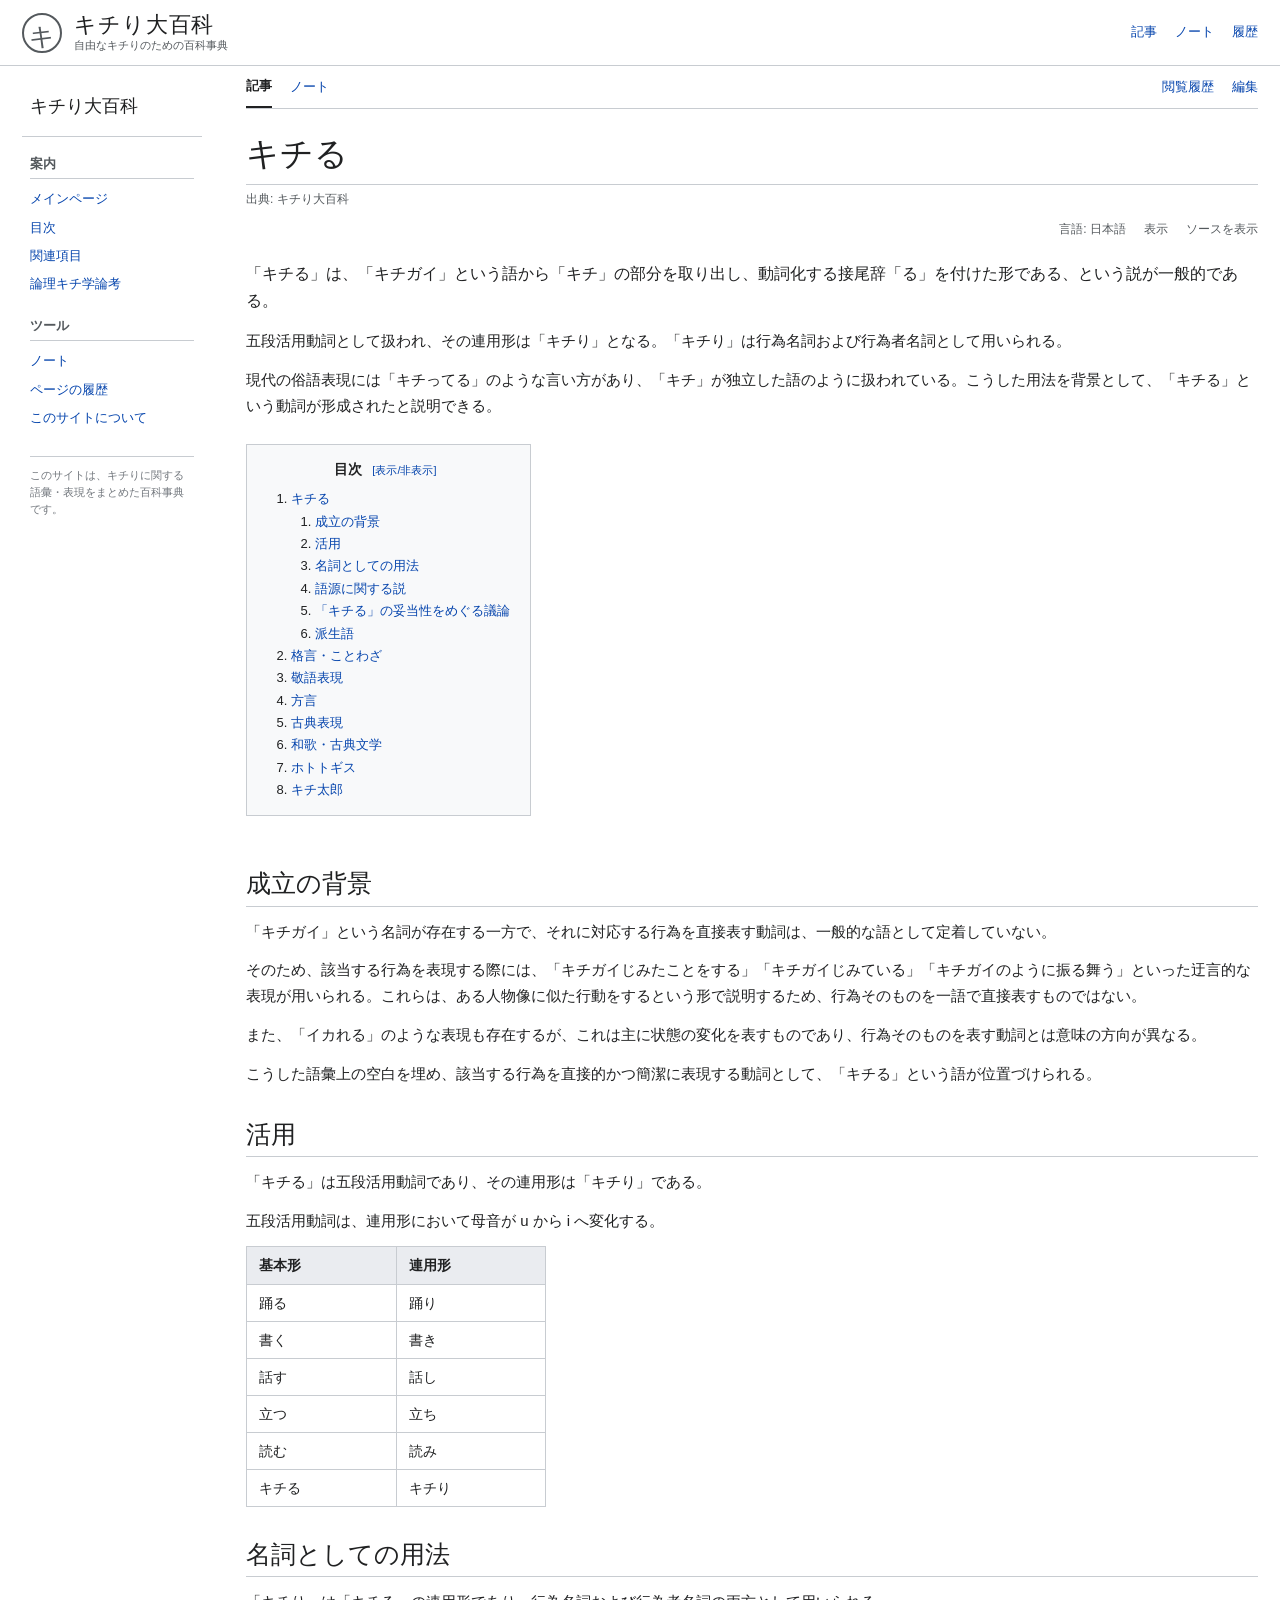
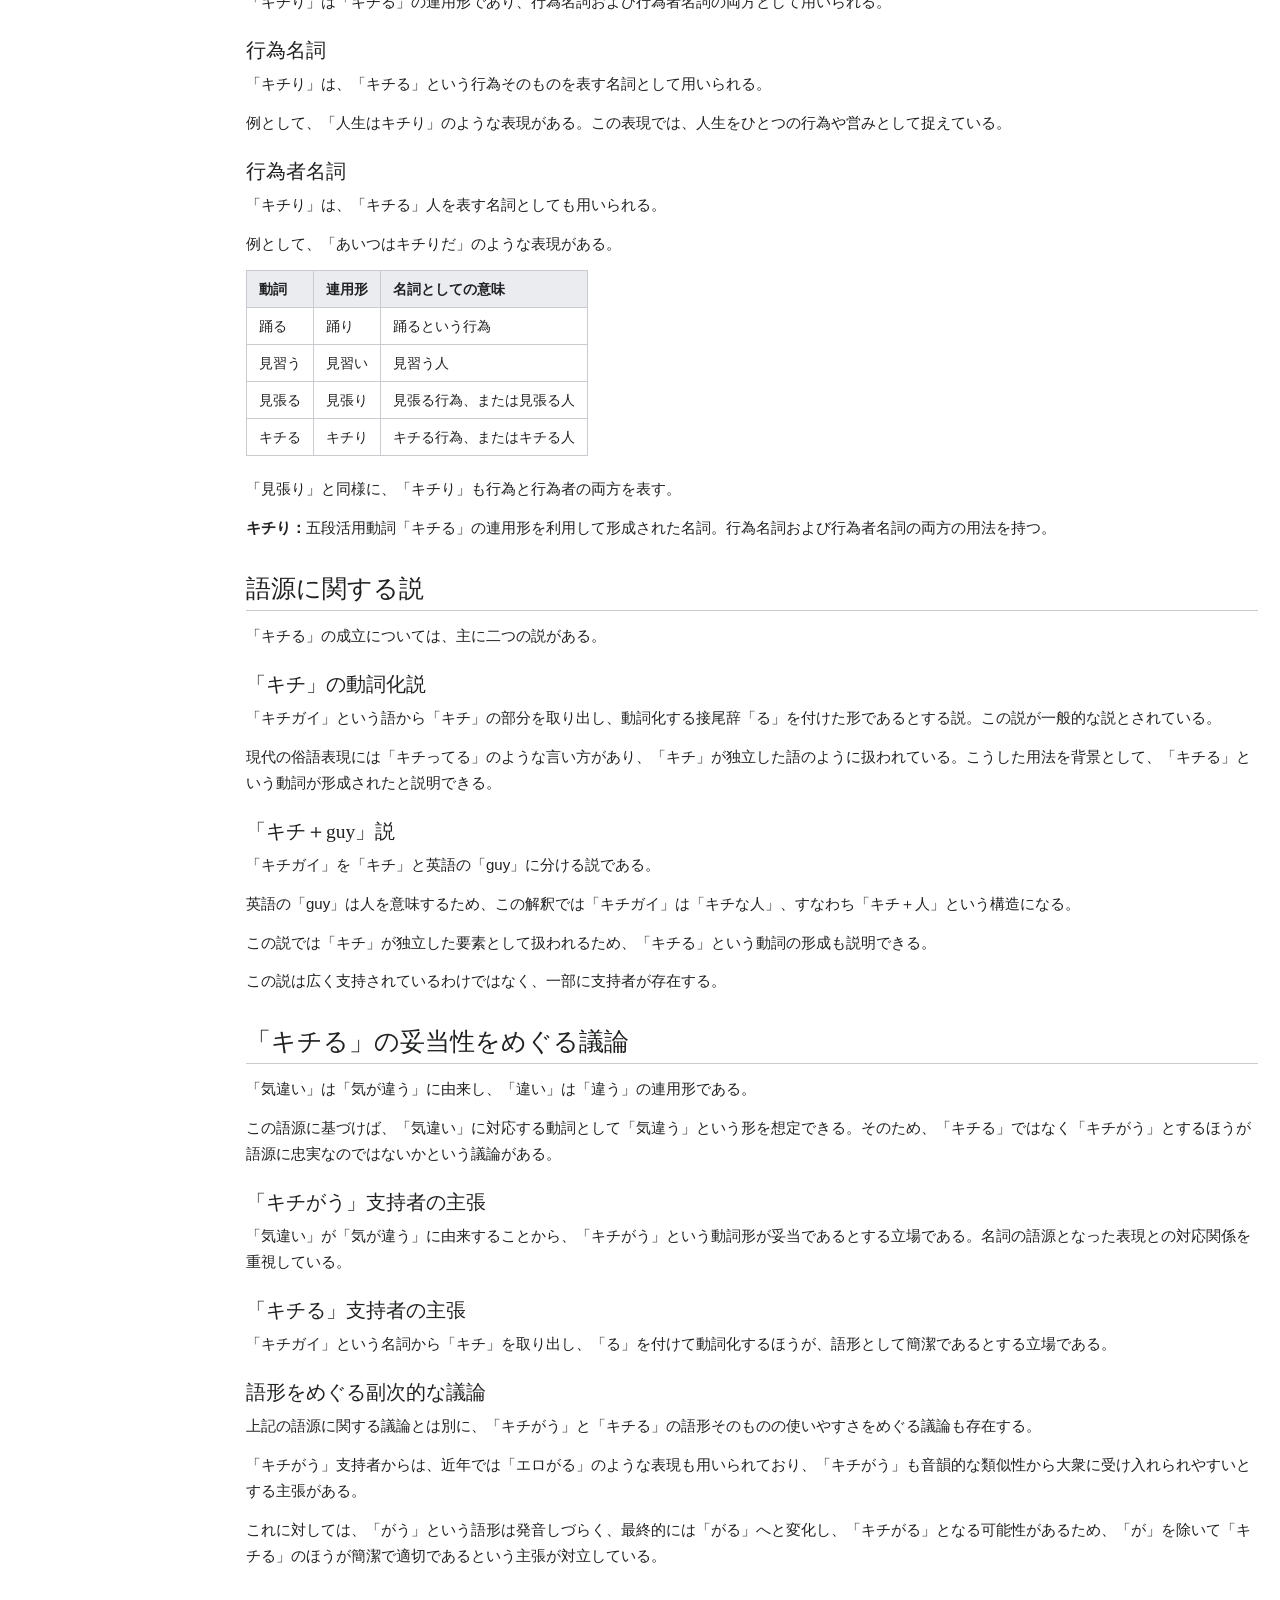
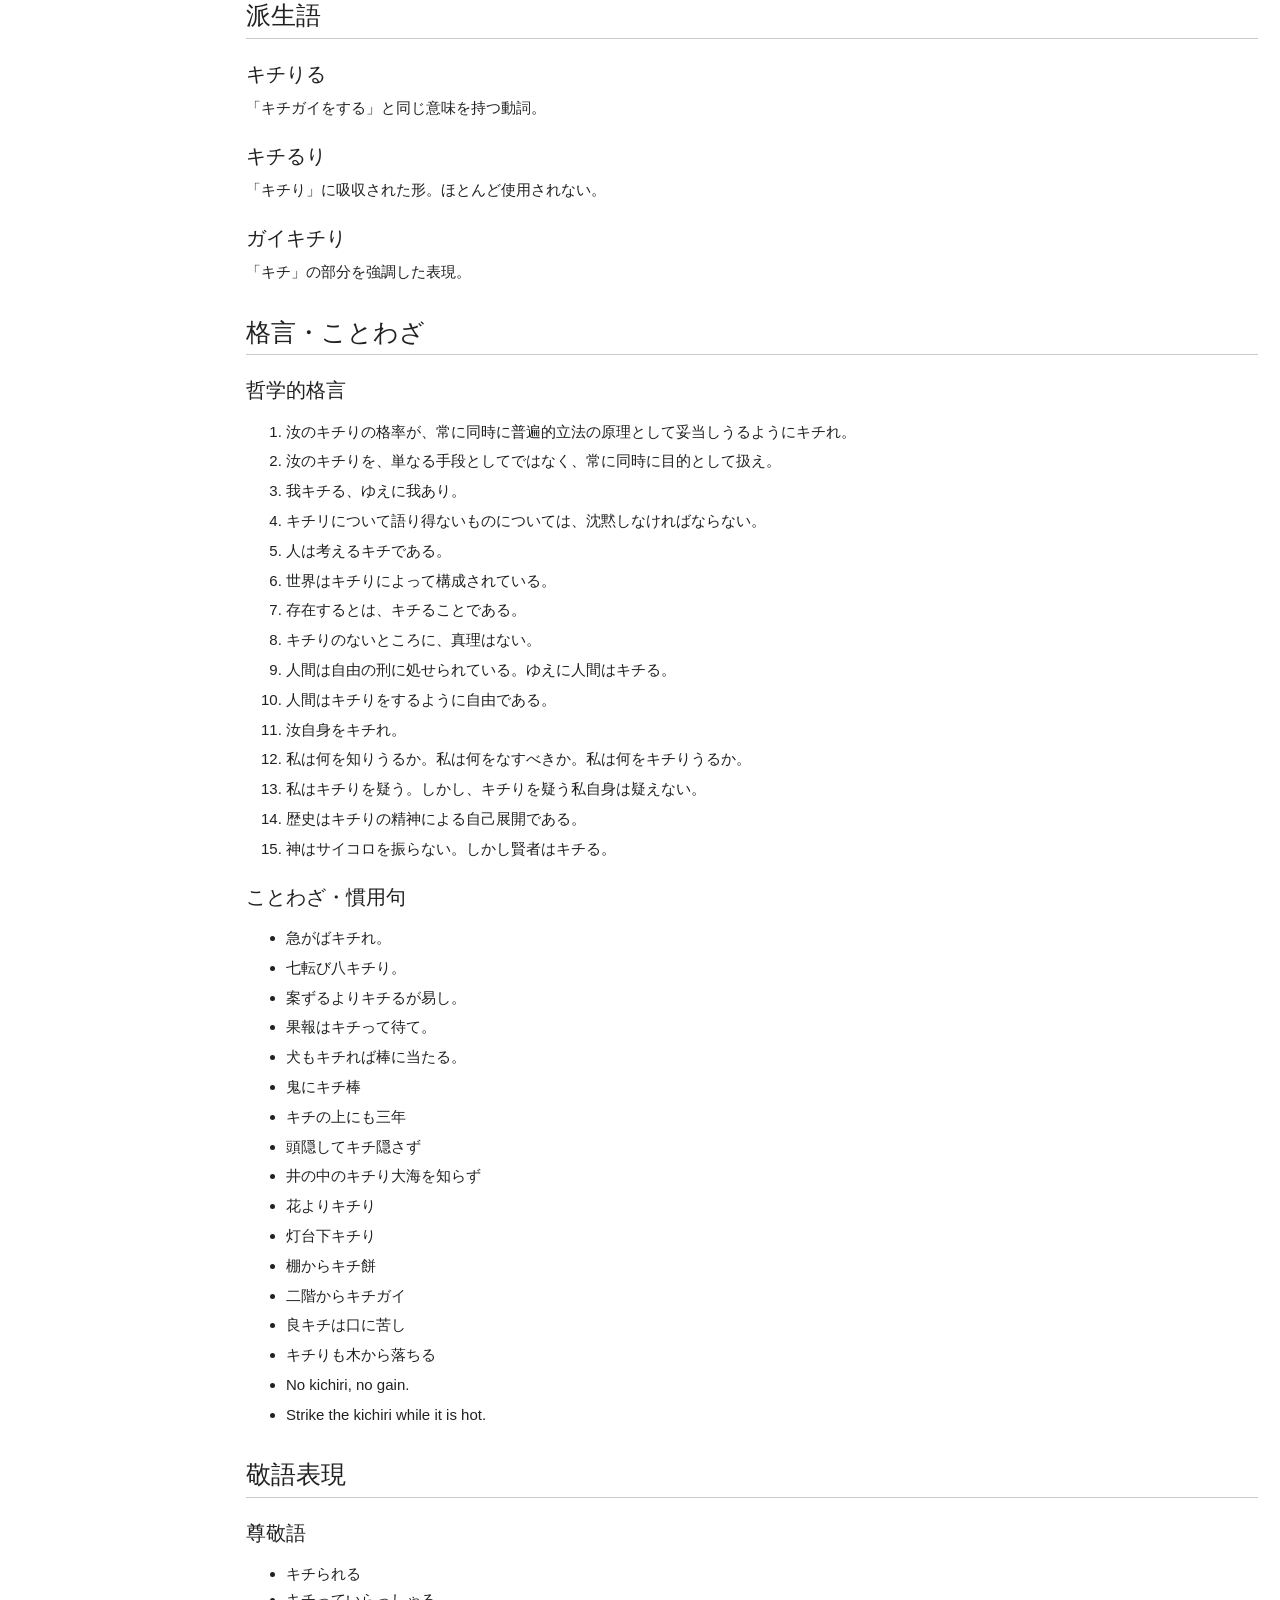
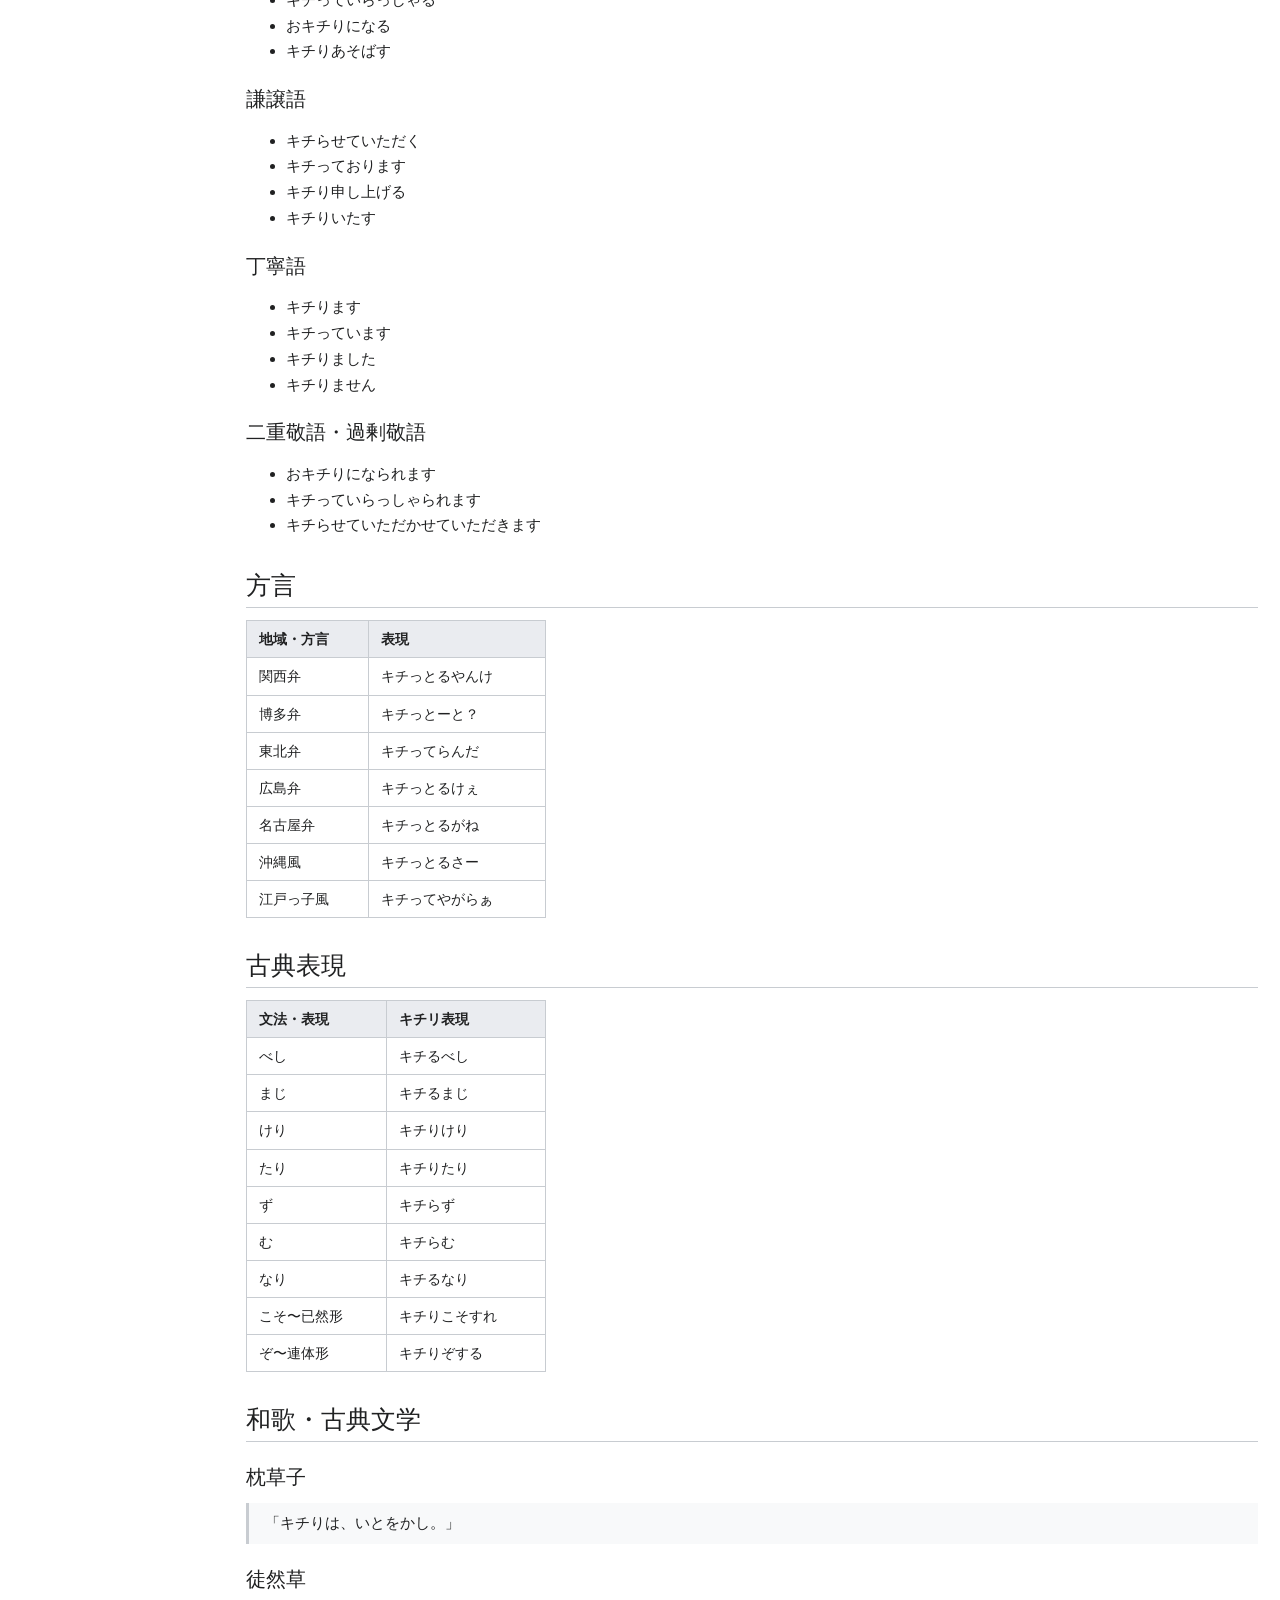
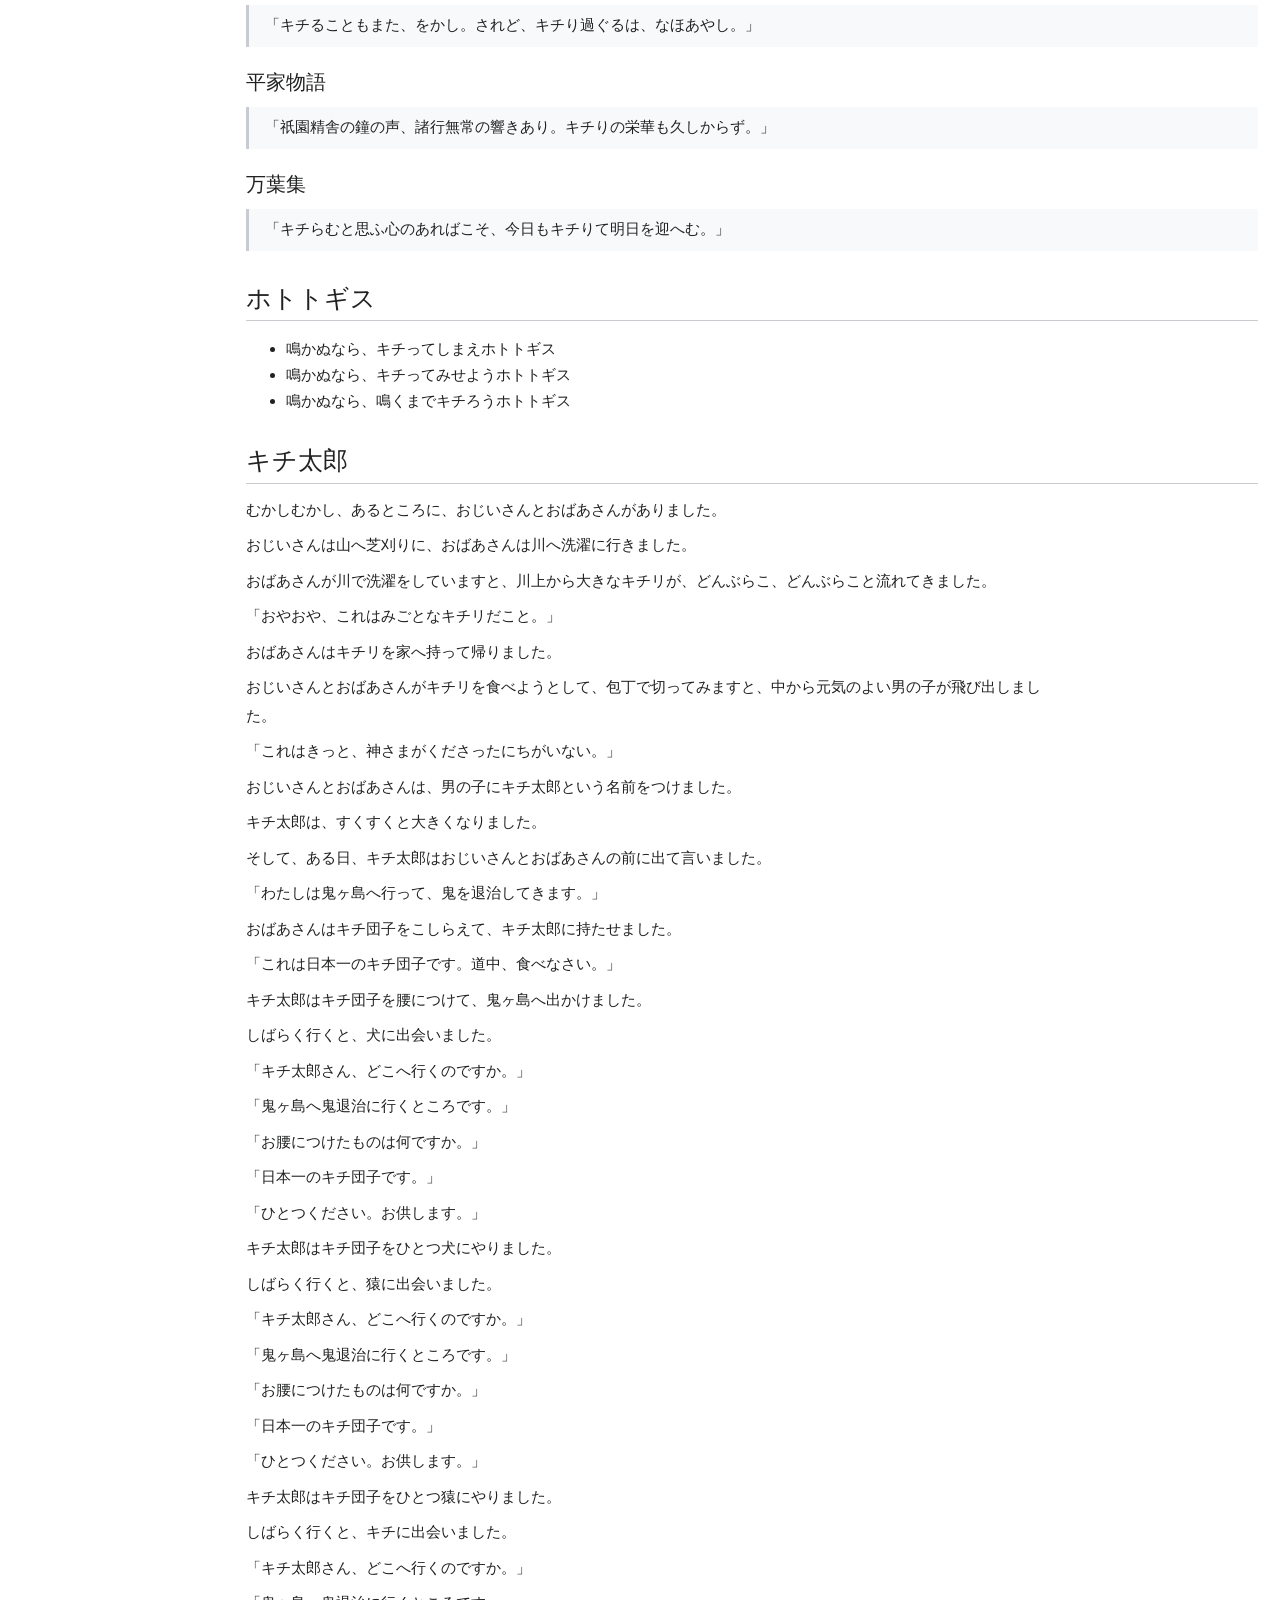
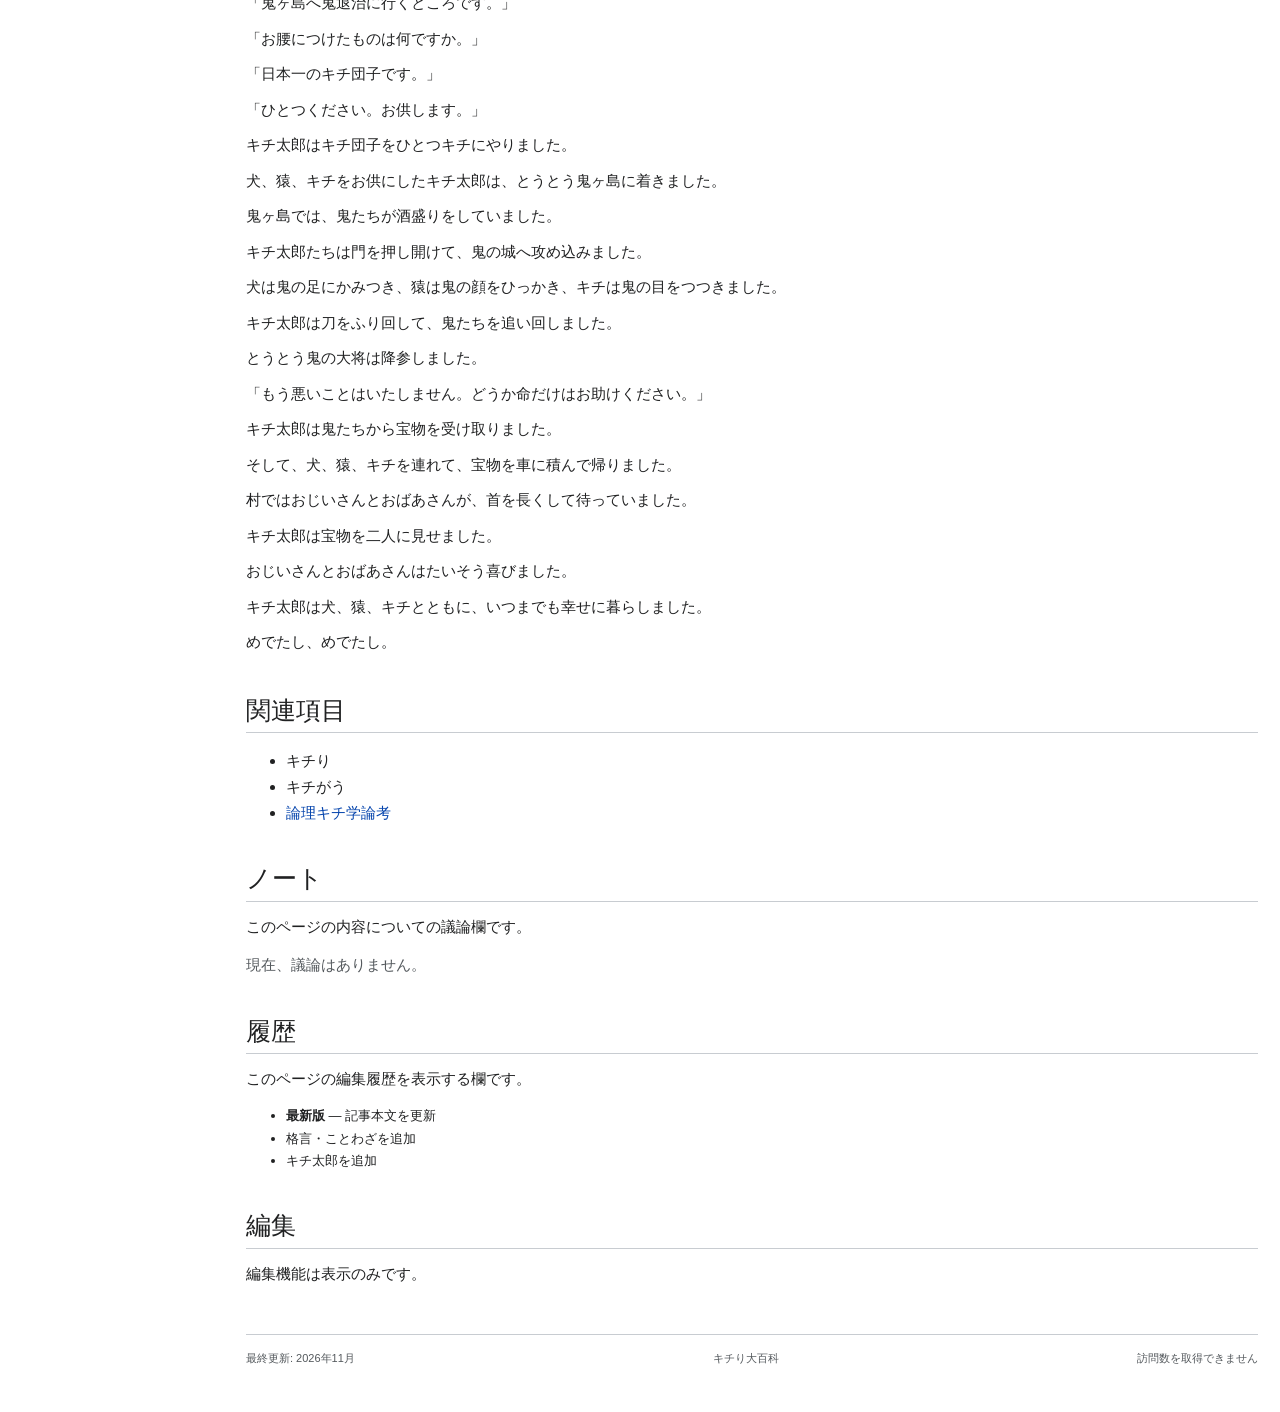
<file: index.html>
<!doctype html>
<html lang="ja">
<head>
  <meta charset="utf-8">
  <meta name="viewport" content="width=device-width, initial-scale=1">
  <meta name="description" content="キチり大百科 — キチるに関する用法・格言・ことわざ・古典表現を収録する百科事典風サイト">
  <title>キチる - キチり大百科</title>
  <link rel="stylesheet" href="style.css">
  
   <!-- GoatCounter -->
  <script data-goatcounter="https://aiueo555.goatcounter.com/count"
          async src="//gc.zgo.at/count.js"></script>
</head>
<body>
  <a class="skip-link" href="#content">本文へ移動</a>
  <header class="topbar">
    <div class="brand">
      <div class="brand-mark" aria-hidden="true">キ</div>
      <div><div class="brand-name">キチり大百科</div><div class="brand-tagline">自由なキチりのための百科事典</div></div>
    </div>
    <nav class="top-links" aria-label="ユーザーメニュー">
      <a href="#article">記事</a><a href="#discussion">ノート</a><a href="#history">履歴</a>
    </nav>
  </header>

  <div class="page-shell">
    <aside class="sidebar">
      <div class="side-logo">キチり大百科</div>
      <nav aria-label="メインメニュー">
        <div class="side-heading">案内</div>
        <a href="#article">メインページ</a>
        <a href="#contents">目次</a>
        <a href="#related">関連項目</a>
        <a href="ronri-kichigaku.html">論理キチ学論考</a>
        <div class="side-heading">ツール</div>
        <a href="#discussion">ノート</a>
        <a href="#history">ページの履歴</a>
        <a href="#footer">このサイトについて</a>
      </nav>
      <div class="sidebar-note">このサイトは、キチりに関する語彙・表現をまとめた百科事典です。</div>
    </aside>

    <main id="content" class="main">
      <div class="page-tabs">
        <div class="tabs-left"><a class="active" href="#article">記事</a><a href="#discussion">ノート</a></div>
        <div class="tabs-right"><a href="#history">閲覧履歴</a><a href="#edit-note">編集</a></div>
      </div>

      <article id="article">
        <h1>キチる</h1>
        <div class="subline">出典: キチり大百科</div>
        <div class="article-tools"><span>言語: 日本語</span><span>表示</span><span>ソースを表示</span></div>

        <div class="lead">
          <p>「キチる」は、「キチガイ」という語から「キチ」の部分を取り出し、動詞化する接尾辞「る」を付けた形である、という説が一般的である。</p>
          <p>五段活用動詞として扱われ、その連用形は「キチり」となる。「キチり」は行為名詞および行為者名詞として用いられる。</p>
          <p>現代の俗語表現には「キチってる」のような言い方があり、「キチ」が独立した語のように扱われている。こうした用法を背景として、「キチる」という動詞が形成されたと説明できる。</p>
        </div>

        <div class="toc" id="contents">
          <div class="toc-title">目次 <button id="toggle-toc" type="button">[表示/非表示]</button></div>
          <ol>
            <li><a href="#formation">キチる</a>
              <ol><li><a href="#background">成立の背景</a></li><li><a href="#conjugation">活用</a></li><li><a href="#noun">名詞としての用法</a></li><li><a href="#etymology">語源に関する説</a></li><li><a href="#debate">「キチる」の妥当性をめぐる議論</a></li><li><a href="#derivatives">派生語</a></li></ol>
            </li>
            <li><a href="#proverbs">格言・ことわざ</a></li><li><a href="#keigo">敬語表現</a></li><li><a href="#dialects">方言</a></li><li><a href="#classical">古典表現</a></li><li><a href="#literature">和歌・古典文学</a></li><li><a href="#hototogisu">ホトトギス</a></li><li><a href="#kichitaro">キチ太郎</a></li>
          </ol>
        </div>

        <section id="formation">
          <section id="background"><h2>成立の背景</h2>
            <p>「キチガイ」という名詞が存在する一方で、それに対応する行為を直接表す動詞は、一般的な語として定着していない。</p>
            <p>そのため、該当する行為を表現する際には、「キチガイじみたことをする」「キチガイじみている」「キチガイのように振る舞う」といった迂言的な表現が用いられる。これらは、ある人物像に似た行動をするという形で説明するため、行為そのものを一語で直接表すものではない。</p>
            <p>また、「イカれる」のような表現も存在するが、これは主に状態の変化を表すものであり、行為そのものを表す動詞とは意味の方向が異なる。</p>
            <p>こうした語彙上の空白を埋め、該当する行為を直接的かつ簡潔に表現する動詞として、「キチる」という語が位置づけられる。</p>
          </section>

          <section id="conjugation"><h2>活用</h2>
            <p>「キチる」は五段活用動詞であり、その連用形は「キチり」である。</p>
            <p>五段活用動詞は、連用形において母音が u から i へ変化する。</p>
            <table><thead><tr><th>基本形</th><th>連用形</th></tr></thead><tbody>
              <tr><td>踊る</td><td>踊り</td></tr><tr><td>書く</td><td>書き</td></tr><tr><td>話す</td><td>話し</td></tr><tr><td>立つ</td><td>立ち</td></tr><tr><td>読む</td><td>読み</td></tr><tr><td>キチる</td><td>キチり</td></tr>
            </tbody></table>
          </section>

          <section id="noun"><h2>名詞としての用法</h2>
            <p>「キチり」は「キチる」の連用形であり、行為名詞および行為者名詞の両方として用いられる。</p>
            <h3>行為名詞</h3><p>「キチり」は、「キチる」という行為そのものを表す名詞として用いられる。</p>
            <p>例として、「人生はキチり」のような表現がある。この表現では、人生をひとつの行為や営みとして捉えている。</p>
            <h3>行為者名詞</h3><p>「キチり」は、「キチる」人を表す名詞としても用いられる。</p>
            <p>例として、「あいつはキチりだ」のような表現がある。</p>
            <table><thead><tr><th>動詞</th><th>連用形</th><th>名詞としての意味</th></tr></thead><tbody>
              <tr><td>踊る</td><td>踊り</td><td>踊るという行為</td></tr><tr><td>見習う</td><td>見習い</td><td>見習う人</td></tr><tr><td>見張る</td><td>見張り</td><td>見張る行為、または見張る人</td></tr><tr><td>キチる</td><td>キチり</td><td>キチる行為、またはキチる人</td></tr>
            </tbody></table>
            <p>「見張り」と同様に、「キチり」も行為と行為者の両方を表す。</p>
            <p><b>キチり：</b>五段活用動詞「キチる」の連用形を利用して形成された名詞。行為名詞および行為者名詞の両方の用法を持つ。</p>
          </section>

          <section id="etymology"><h2>語源に関する説</h2>
            <p>「キチる」の成立については、主に二つの説がある。</p>
            <h3>「キチ」の動詞化説</h3>
            <p>「キチガイ」という語から「キチ」の部分を取り出し、動詞化する接尾辞「る」を付けた形であるとする説。この説が一般的な説とされている。</p>
            <p>現代の俗語表現には「キチってる」のような言い方があり、「キチ」が独立した語のように扱われている。こうした用法を背景として、「キチる」という動詞が形成されたと説明できる。</p>
            <h3>「キチ＋guy」説</h3>
            <p>「キチガイ」を「キチ」と英語の「guy」に分ける説である。</p>
            <p>英語の「guy」は人を意味するため、この解釈では「キチガイ」は「キチな人」、すなわち「キチ＋人」という構造になる。</p>
            <p>この説では「キチ」が独立した要素として扱われるため、「キチる」という動詞の形成も説明できる。</p>
            <p>この説は広く支持されているわけではなく、一部に支持者が存在する。</p>
          </section>

          <section id="debate"><h2>「キチる」の妥当性をめぐる議論</h2>
            <p>「気違い」は「気が違う」に由来し、「違い」は「違う」の連用形である。</p>
            <p>この語源に基づけば、「気違い」に対応する動詞として「気違う」という形を想定できる。そのため、「キチる」ではなく「キチがう」とするほうが語源に忠実なのではないかという議論がある。</p>
            <h3>「キチがう」支持者の主張</h3>
            <p>「気違い」が「気が違う」に由来することから、「キチがう」という動詞形が妥当であるとする立場である。名詞の語源となった表現との対応関係を重視している。</p>
            <h3>「キチる」支持者の主張</h3>
            <p>「キチガイ」という名詞から「キチ」を取り出し、「る」を付けて動詞化するほうが、語形として簡潔であるとする立場である。</p>
            <h3>語形をめぐる副次的な議論</h3>
            <p>上記の語源に関する議論とは別に、「キチがう」と「キチる」の語形そのものの使いやすさをめぐる議論も存在する。</p>
            <p>「キチがう」支持者からは、近年では「エロがる」のような表現も用いられており、「キチがう」も音韻的な類似性から大衆に受け入れられやすいとする主張がある。</p>
            <p>これに対しては、「がう」という語形は発音しづらく、最終的には「がる」へと変化し、「キチがる」となる可能性があるため、「が」を除いて「キチる」のほうが簡潔で適切であるという主張が対立している。</p>
          </section>

          <section id="derivatives"><h2>派生語</h2>
            <h3>キチりる</h3><p>「キチガイをする」と同じ意味を持つ動詞。</p>
            <h3>キチるり</h3><p>「キチり」に吸収された形。ほとんど使用されない。</p>
            <h3>ガイキチり</h3><p>「キチ」の部分を強調した表現。</p>
          </section>
        </section>

        <section id="proverbs"><h2>格言・ことわざ</h2>
          <h3>哲学的格言</h3>
          <ol class="aphorisms">
            <li>汝のキチりの格率が、常に同時に普遍的立法の原理として妥当しうるようにキチれ。</li>
            <li>汝のキチりを、単なる手段としてではなく、常に同時に目的として扱え。</li>
            <li>我キチる、ゆえに我あり。</li><li>キチリについて語り得ないものについては、沈黙しなければならない。</li><li>人は考えるキチである。</li>
            <li>世界はキチりによって構成されている。</li><li>存在するとは、キチることである。</li><li>キチりのないところに、真理はない。</li>
            <li>人間は自由の刑に処せられている。ゆえに人間はキチる。</li><li>人間はキチりをするように自由である。</li><li>汝自身をキチれ。</li>
            <li>私は何を知りうるか。私は何をなすべきか。私は何をキチりうるか。</li>
            <li>私はキチりを疑う。しかし、キチりを疑う私自身は疑えない。</li><li>歴史はキチりの精神による自己展開である。</li>
            <li>神はサイコロを振らない。しかし賢者はキチる。</li>
          </ol>
          <h3>ことわざ・慣用句</h3>
          <ul class="proverbs">
            <li>急がばキチれ。</li><li>七転び八キチり。</li><li>案ずるよりキチるが易し。</li><li>果報はキチって待て。</li>
            <li>犬もキチれば棒に当たる。</li><li>鬼にキチ棒</li><li>キチの上にも三年</li><li>頭隠してキチ隠さず</li>
            <li>井の中のキチり大海を知らず</li><li>花よりキチり</li><li>灯台下キチり</li><li>棚からキチ餅</li>
            <li>二階からキチガイ</li><li>良キチは口に苦し</li><li>キチりも木から落ちる</li>
            <li>No kichiri, no gain.</li><li>Strike the kichiri while it is hot.</li>
          </ul>
        </section>

        <section id="keigo"><h2>敬語表現</h2>
          <h3>尊敬語</h3><ul><li>キチられる</li><li>キチっていらっしゃる</li><li>おキチりになる</li><li>キチりあそばす</li></ul>
          <h3>謙譲語</h3><ul><li>キチらせていただく</li><li>キチっております</li><li>キチり申し上げる</li><li>キチりいたす</li></ul>
          <h3>丁寧語</h3><ul><li>キチります</li><li>キチっています</li><li>キチりました</li><li>キチりません</li></ul>
          <h3>二重敬語・過剰敬語</h3><ul><li>おキチりになられます</li><li>キチっていらっしゃられます</li><li>キチらせていただかせていただきます</li></ul>
        </section>

        <section id="dialects"><h2>方言</h2>
          <table><thead><tr><th>地域・方言</th><th>表現</th></tr></thead><tbody>
            <tr><td>関西弁</td><td>キチっとるやんけ</td></tr><tr><td>博多弁</td><td>キチっとーと？</td></tr><tr><td>東北弁</td><td>キチってらんだ</td></tr>
            <tr><td>広島弁</td><td>キチっとるけぇ</td></tr><tr><td>名古屋弁</td><td>キチっとるがね</td></tr><tr><td>沖縄風</td><td>キチっとるさー</td></tr><tr><td>江戸っ子風</td><td>キチってやがらぁ</td></tr>
          </tbody></table>
        </section>

        <section id="classical"><h2>古典表現</h2>
          <table><thead><tr><th>文法・表現</th><th>キチリ表現</th></tr></thead><tbody>
            <tr><td>べし</td><td>キチるべし</td></tr><tr><td>まじ</td><td>キチるまじ</td></tr><tr><td>けり</td><td>キチりけり</td></tr><tr><td>たり</td><td>キチりたり</td></tr><tr><td>ず</td><td>キチらず</td></tr><tr><td>む</td><td>キチらむ</td></tr><tr><td>なり</td><td>キチるなり</td></tr><tr><td>こそ〜已然形</td><td>キチりこそすれ</td></tr><tr><td>ぞ〜連体形</td><td>キチりぞする</td></tr>
          </tbody></table>
        </section>

        <section id="literature"><h2>和歌・古典文学</h2>
          <h3>枕草子</h3><blockquote>「キチりは、いとをかし。」</blockquote>
          <h3>徒然草</h3><blockquote>「キチることもまた、をかし。されど、キチり過ぐるは、なほあやし。」</blockquote>
          <h3>平家物語</h3><blockquote>「祇園精舎の鐘の声、諸行無常の響きあり。キチりの栄華も久しからず。」</blockquote>
          <h3>万葉集</h3><blockquote>「キチらむと思ふ心のあればこそ、今日もキチりて明日を迎へむ。」</blockquote>
        </section>

        <section id="hototogisu"><h2>ホトトギス</h2>
          <ul><li>鳴かぬなら、キチってしまえホトトギス</li><li>鳴かぬなら、キチってみせようホトトギス</li><li>鳴かぬなら、鳴くまでキチろうホトトギス</li></ul>
        </section>

        <section id="kichitaro"><h2>キチ太郎</h2>
          <div class="story">
            <p>むかしむかし、あるところに、おじいさんとおばあさんがありました。</p>
            <p>おじいさんは山へ芝刈りに、おばあさんは川へ洗濯に行きました。</p>
            <p>おばあさんが川で洗濯をしていますと、川上から大きなキチリが、どんぶらこ、どんぶらこと流れてきました。</p>
            <p>「おやおや、これはみごとなキチリだこと。」</p>
            <p>おばあさんはキチリを家へ持って帰りました。</p>
            <p>おじいさんとおばあさんがキチリを食べようとして、包丁で切ってみますと、中から元気のよい男の子が飛び出しました。</p>
            <p>「これはきっと、神さまがくださったにちがいない。」</p>
            <p>おじいさんとおばあさんは、男の子にキチ太郎という名前をつけました。</p>
            <p>キチ太郎は、すくすくと大きくなりました。</p>
            <p>そして、ある日、キチ太郎はおじいさんとおばあさんの前に出て言いました。</p>
            <p>「わたしは鬼ヶ島へ行って、鬼を退治してきます。」</p>
            <p>おばあさんはキチ団子をこしらえて、キチ太郎に持たせました。</p>
            <p>「これは日本一のキチ団子です。道中、食べなさい。」</p>
            <p>キチ太郎はキチ団子を腰につけて、鬼ヶ島へ出かけました。</p>
            <p>しばらく行くと、犬に出会いました。</p>
            <p>「キチ太郎さん、どこへ行くのですか。」</p><p>「鬼ヶ島へ鬼退治に行くところです。」</p>
            <p>「お腰につけたものは何ですか。」</p><p>「日本一のキチ団子です。」</p><p>「ひとつください。お供します。」</p>
            <p>キチ太郎はキチ団子をひとつ犬にやりました。</p>
            <p>しばらく行くと、猿に出会いました。</p>
            <p>「キチ太郎さん、どこへ行くのですか。」</p><p>「鬼ヶ島へ鬼退治に行くところです。」</p>
            <p>「お腰につけたものは何ですか。」</p><p>「日本一のキチ団子です。」</p><p>「ひとつください。お供します。」</p>
            <p>キチ太郎はキチ団子をひとつ猿にやりました。</p>
            <p>しばらく行くと、キチに出会いました。</p>
            <p>「キチ太郎さん、どこへ行くのですか。」</p><p>「鬼ヶ島へ鬼退治に行くところです。」</p>
            <p>「お腰につけたものは何ですか。」</p><p>「日本一のキチ団子です。」</p><p>「ひとつください。お供します。」</p>
            <p>キチ太郎はキチ団子をひとつキチにやりました。</p>
            <p>犬、猿、キチをお供にしたキチ太郎は、とうとう鬼ヶ島に着きました。</p>
            <p>鬼ヶ島では、鬼たちが酒盛りをしていました。</p>
            <p>キチ太郎たちは門を押し開けて、鬼の城へ攻め込みました。</p>
            <p>犬は鬼の足にかみつき、猿は鬼の顔をひっかき、キチは鬼の目をつつきました。</p>
            <p>キチ太郎は刀をふり回して、鬼たちを追い回しました。</p>
            <p>とうとう鬼の大将は降参しました。</p>
            <p>「もう悪いことはいたしません。どうか命だけはお助けください。」</p>
            <p>キチ太郎は鬼たちから宝物を受け取りました。</p>
            <p>そして、犬、猿、キチを連れて、宝物を車に積んで帰りました。</p>
            <p>村ではおじいさんとおばあさんが、首を長くして待っていました。</p>
            <p>キチ太郎は宝物を二人に見せました。</p>
            <p>おじいさんとおばあさんはたいそう喜びました。</p>
            <p>キチ太郎は犬、猿、キチとともに、いつまでも幸せに暮らしました。</p>
            <p>めでたし、めでたし。</p>
          </div>
        </section>

        <section id="related"><h2>関連項目</h2><ul><li>キチり</li><li>キチがう</li><li><a href="ronri-kichigaku.html">論理キチ学論考</a></li></ul></section>
        <section id="discussion"><h2>ノート</h2><p>このページの内容についての議論欄です。</p><p class="muted">現在、議論はありません。</p></section>
        <section id="history"><h2>履歴</h2><p>このページの編集履歴を表示する欄です。</p><ul class="history"><li><b>最新版</b> — 記事本文を更新</li><li>格言・ことわざを追加</li><li>キチ太郎を追加</li></ul></section>
        <section id="edit-note"><h2>編集</h2><p>編集機能は表示のみです。</p></section>
      </article>
      <footer id="footer">
  <div>最終更新: 2026年11月</div>
  <div>キチり大百科</div>
  <div id="visitor-counter">累計訪問数：読み込み中</div>
</footer>
    </main>
  </div>
  <script src="script.js"></script>
  <script>
fetch('https://aiueo555.goatcounter.com/counter/TOTAL.json')
  .then(response => response.json())
  .then(data => {
    document.getElementById('visitor-counter').textContent =
      '累計訪問数：' + data.count;
  })
  .catch(error => {
    document.getElementById('visitor-counter').textContent =
      '訪問数を取得できません';
    console.error(error);
  });
</script>
</body>
</html>
</file>
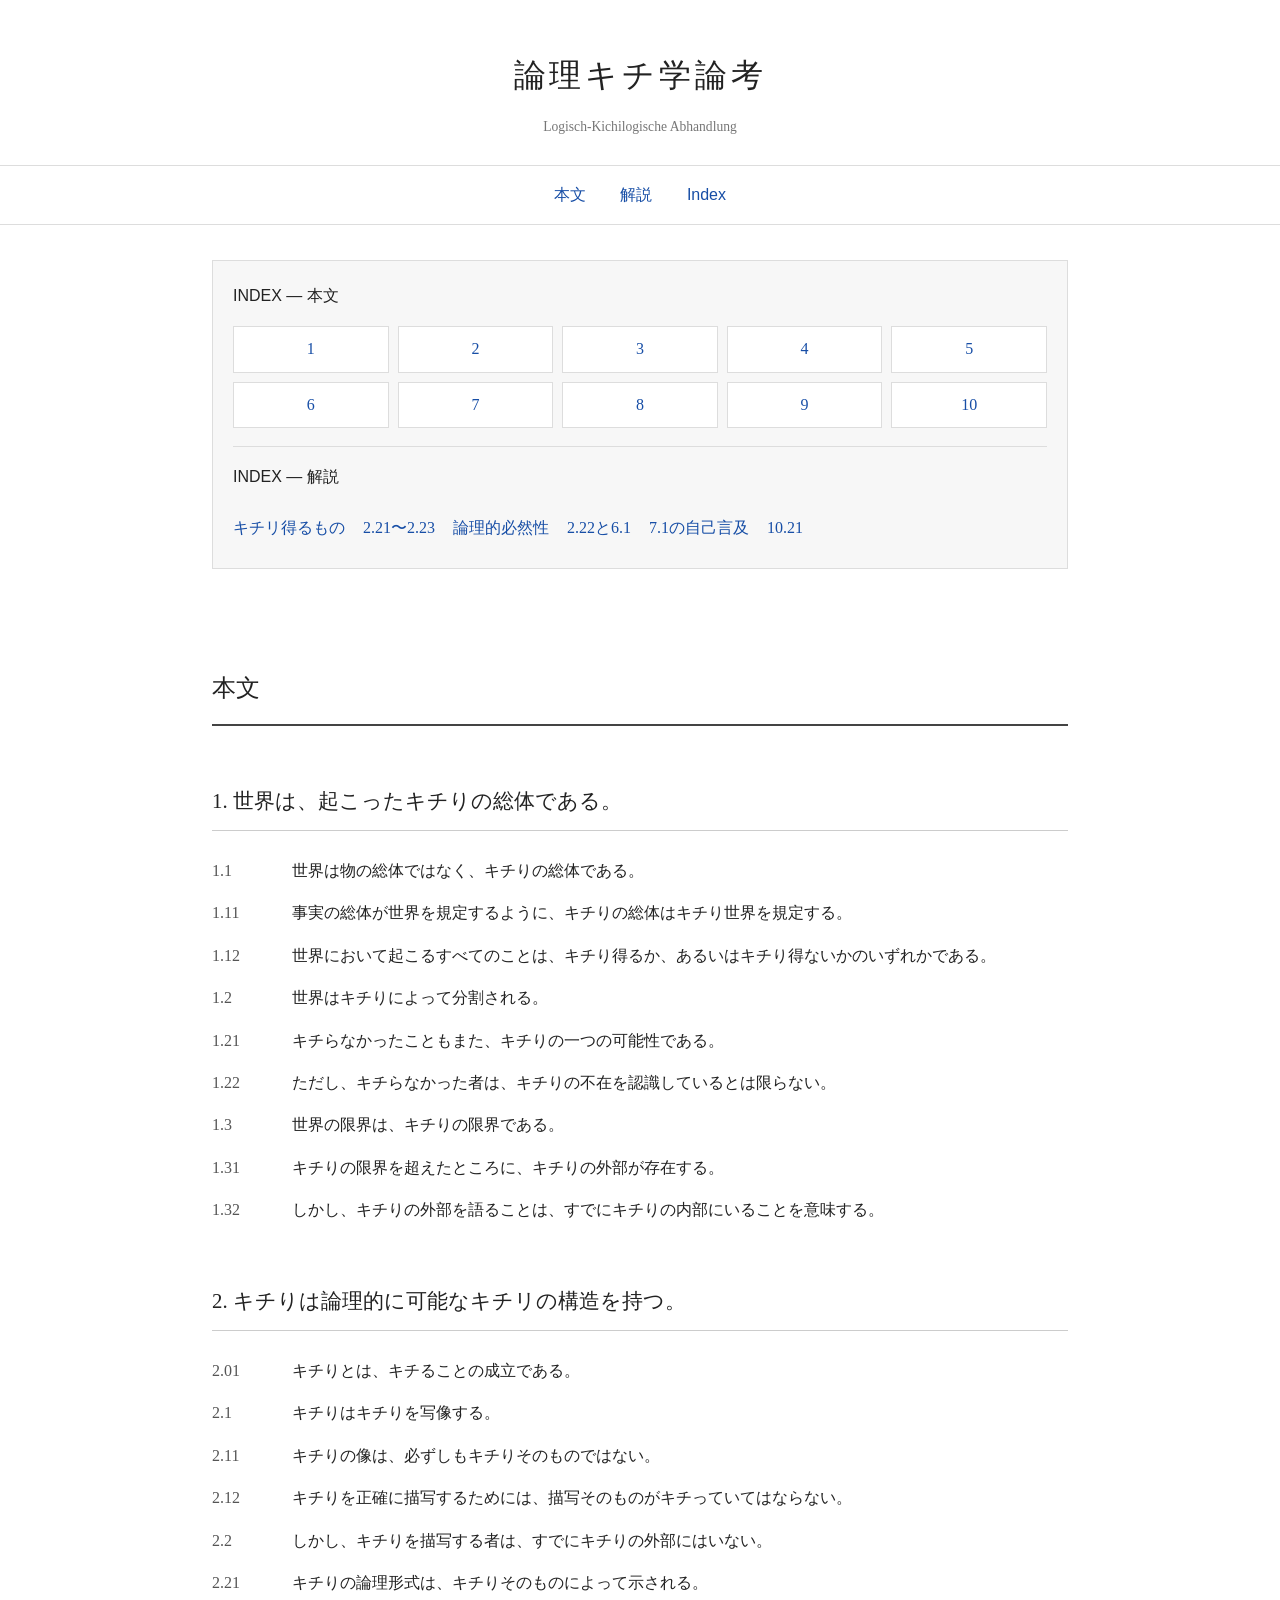
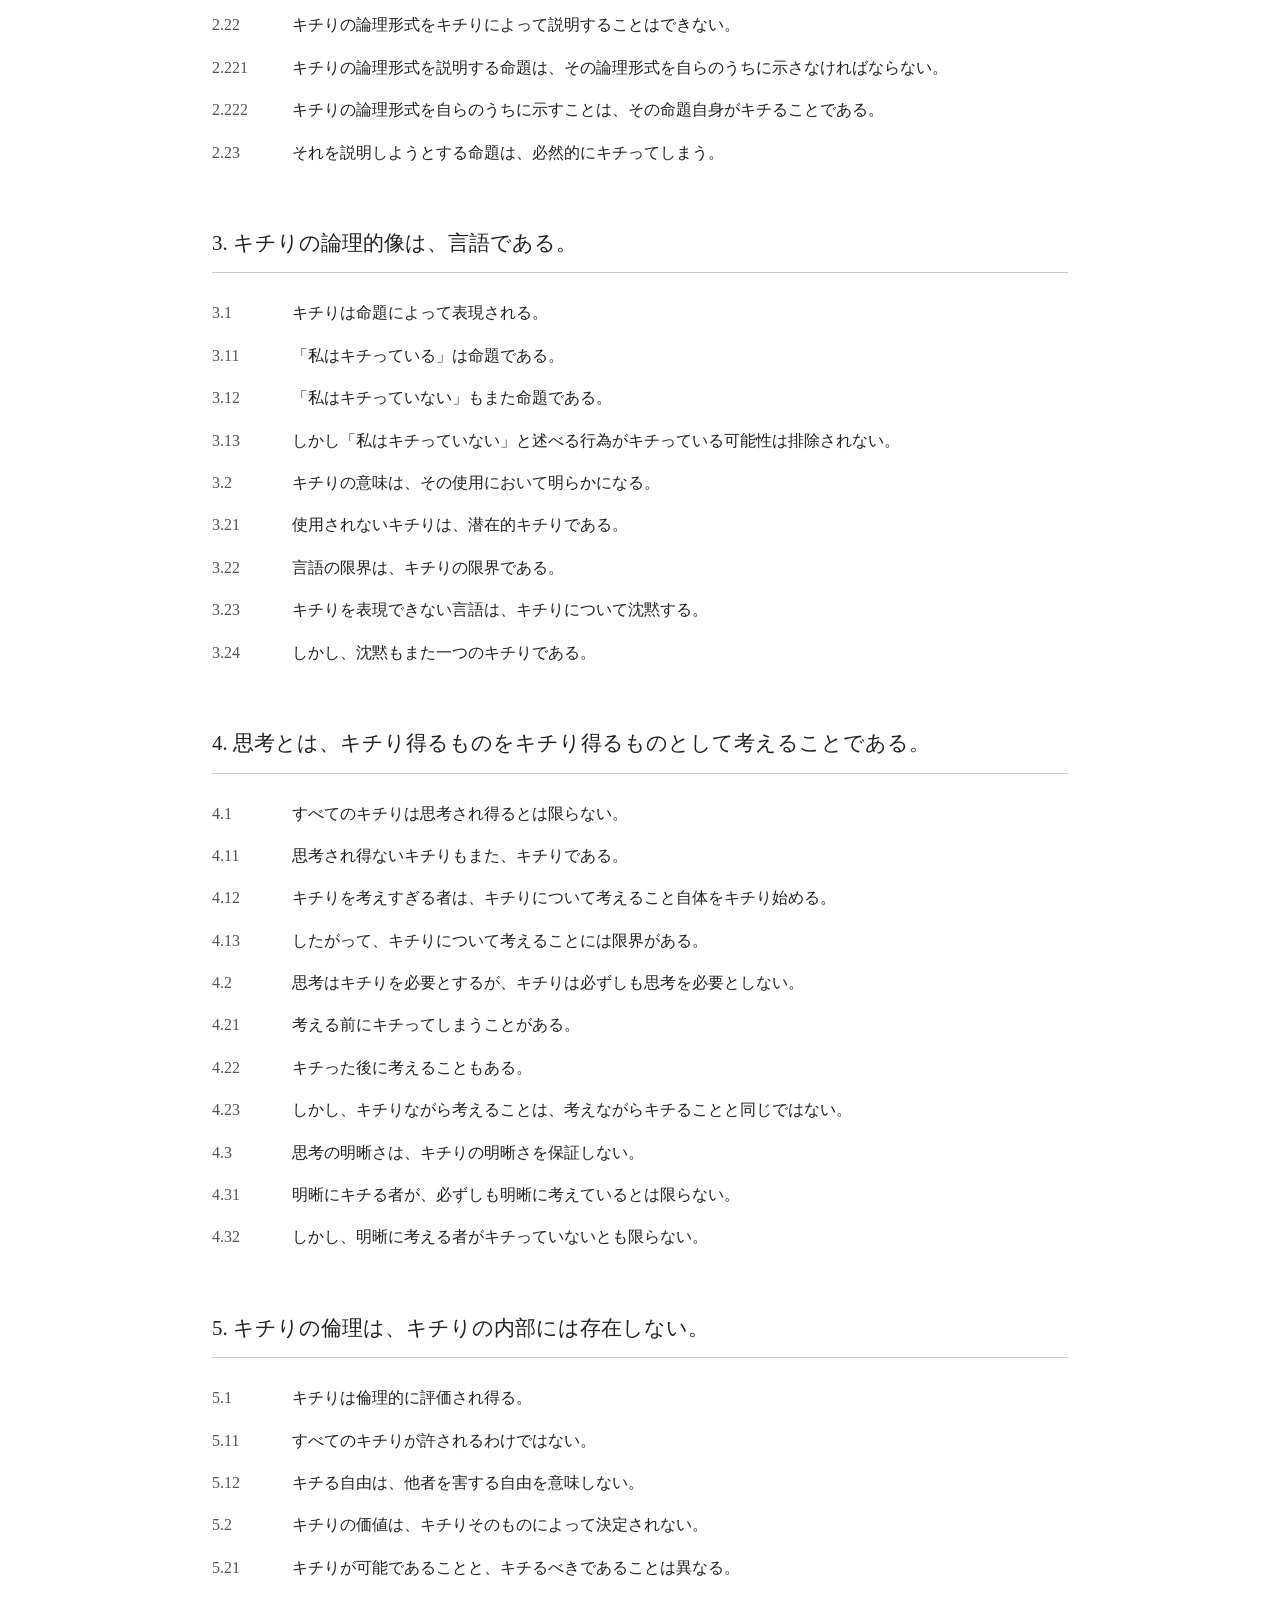
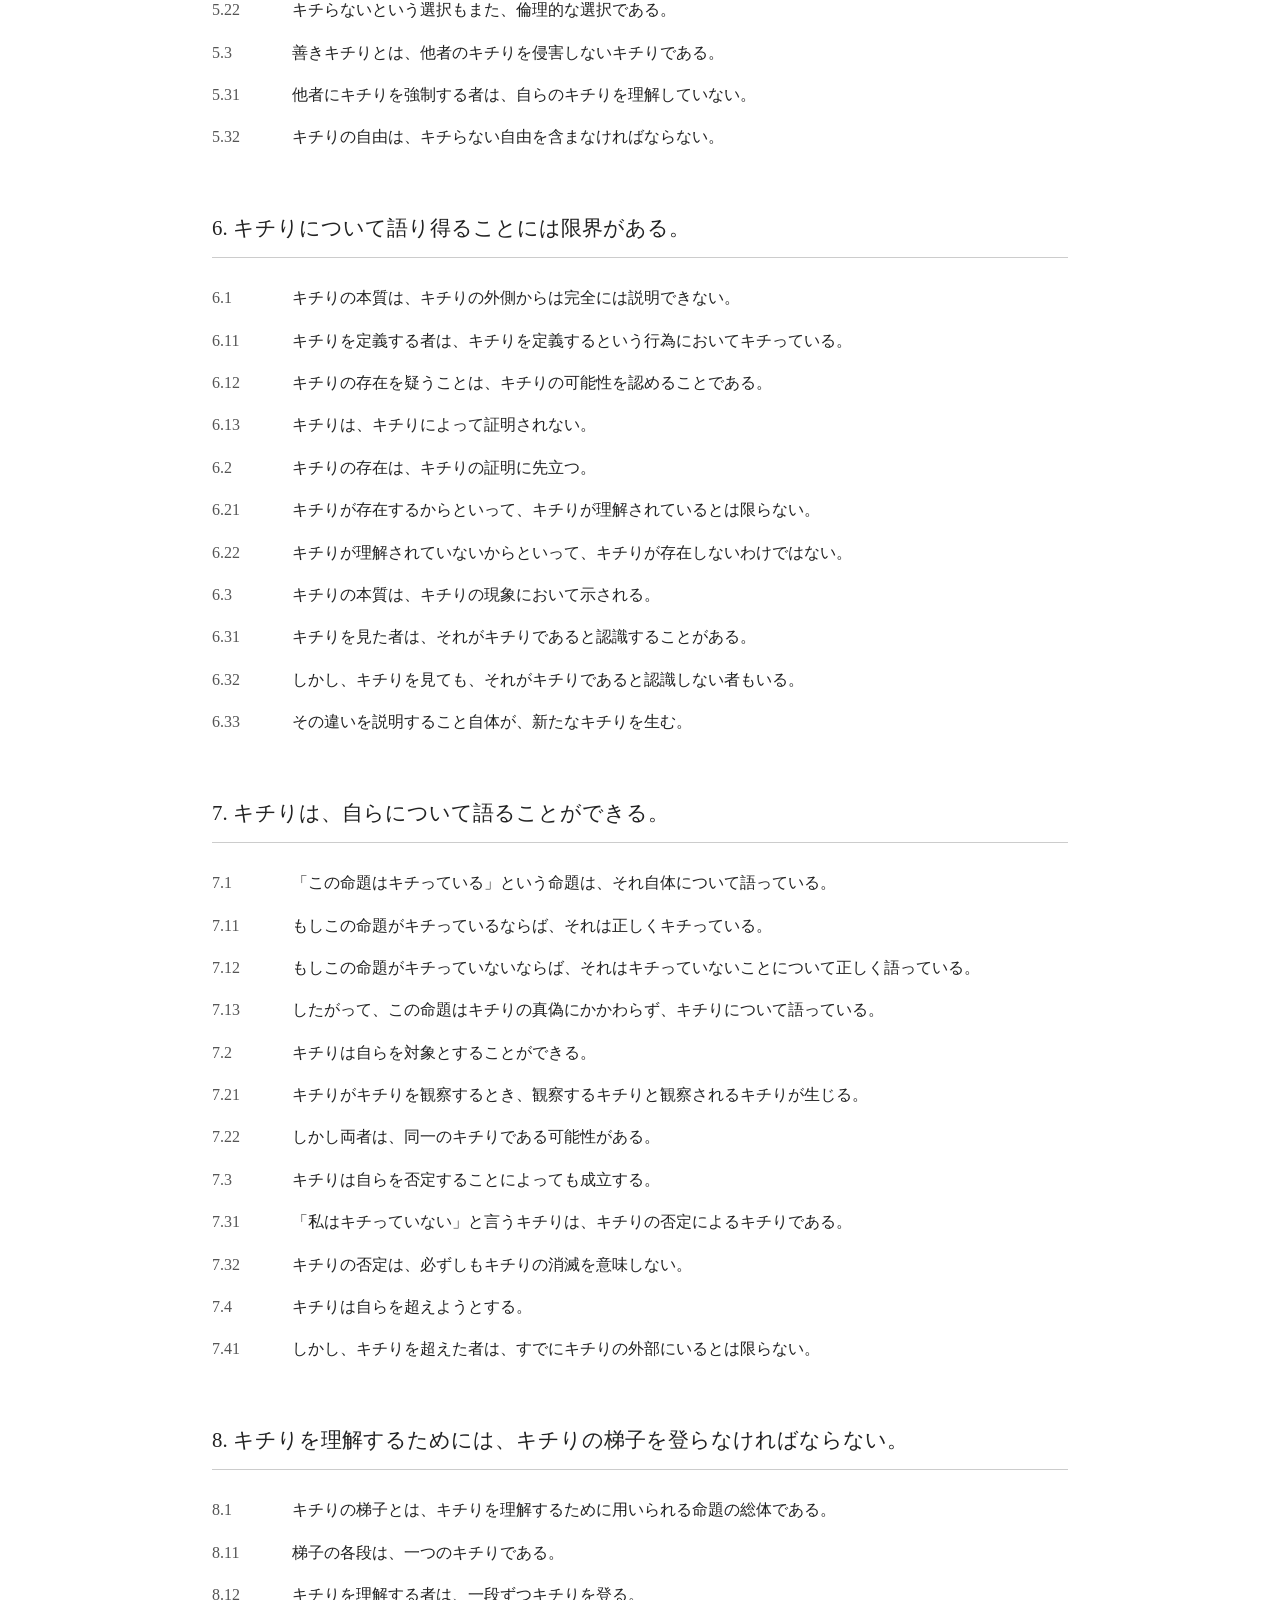
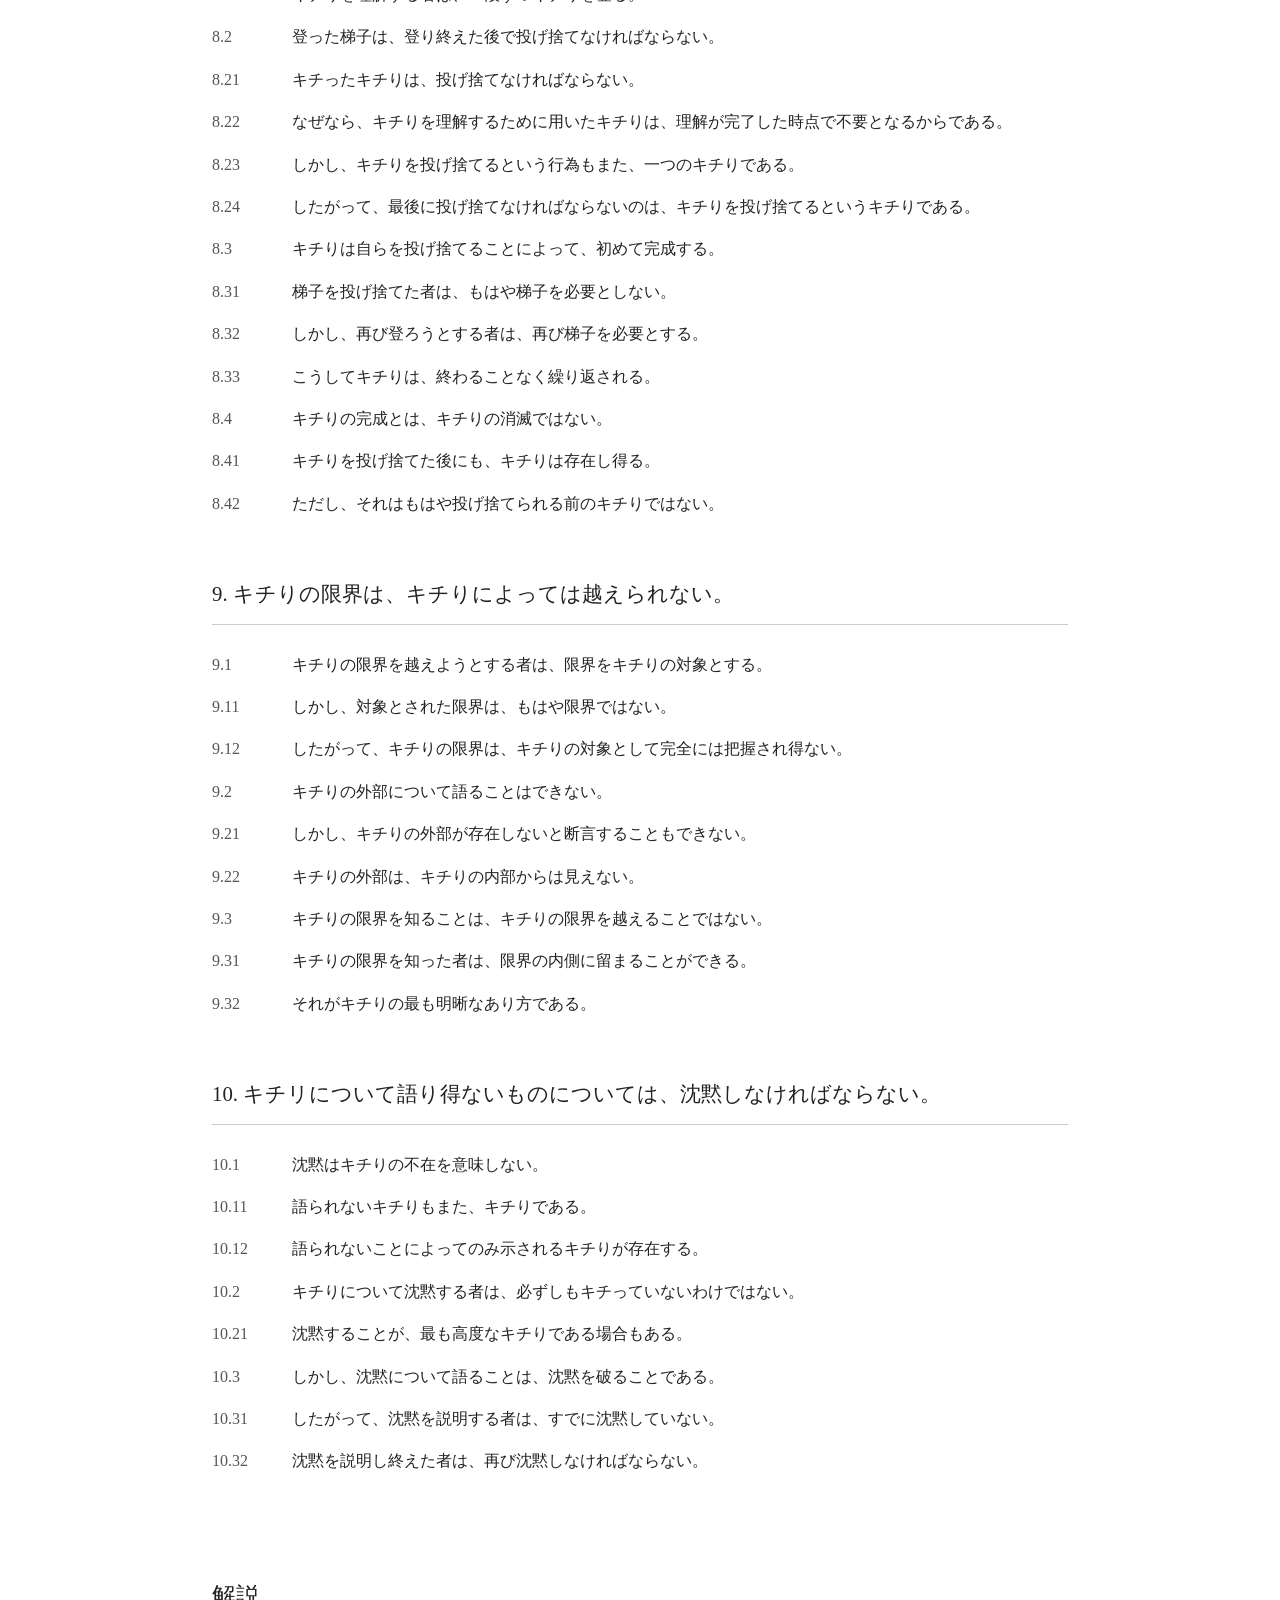
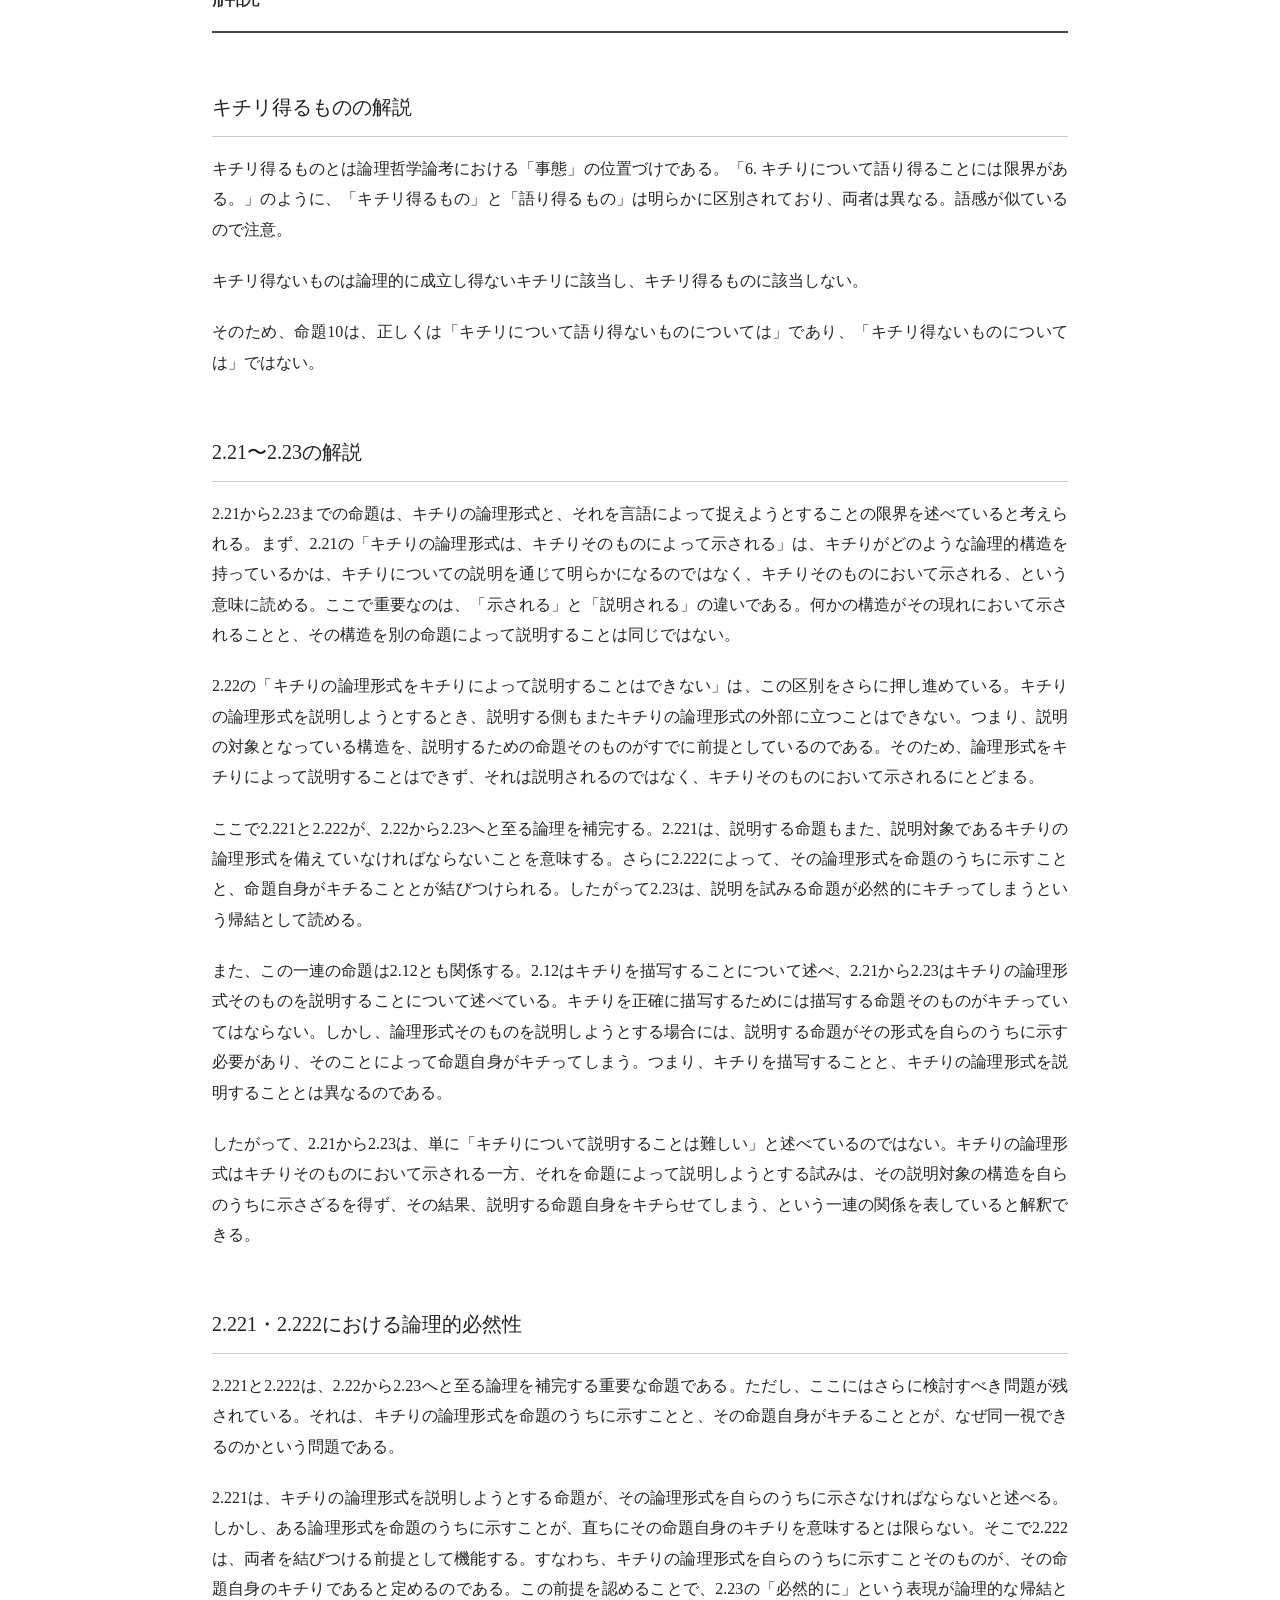
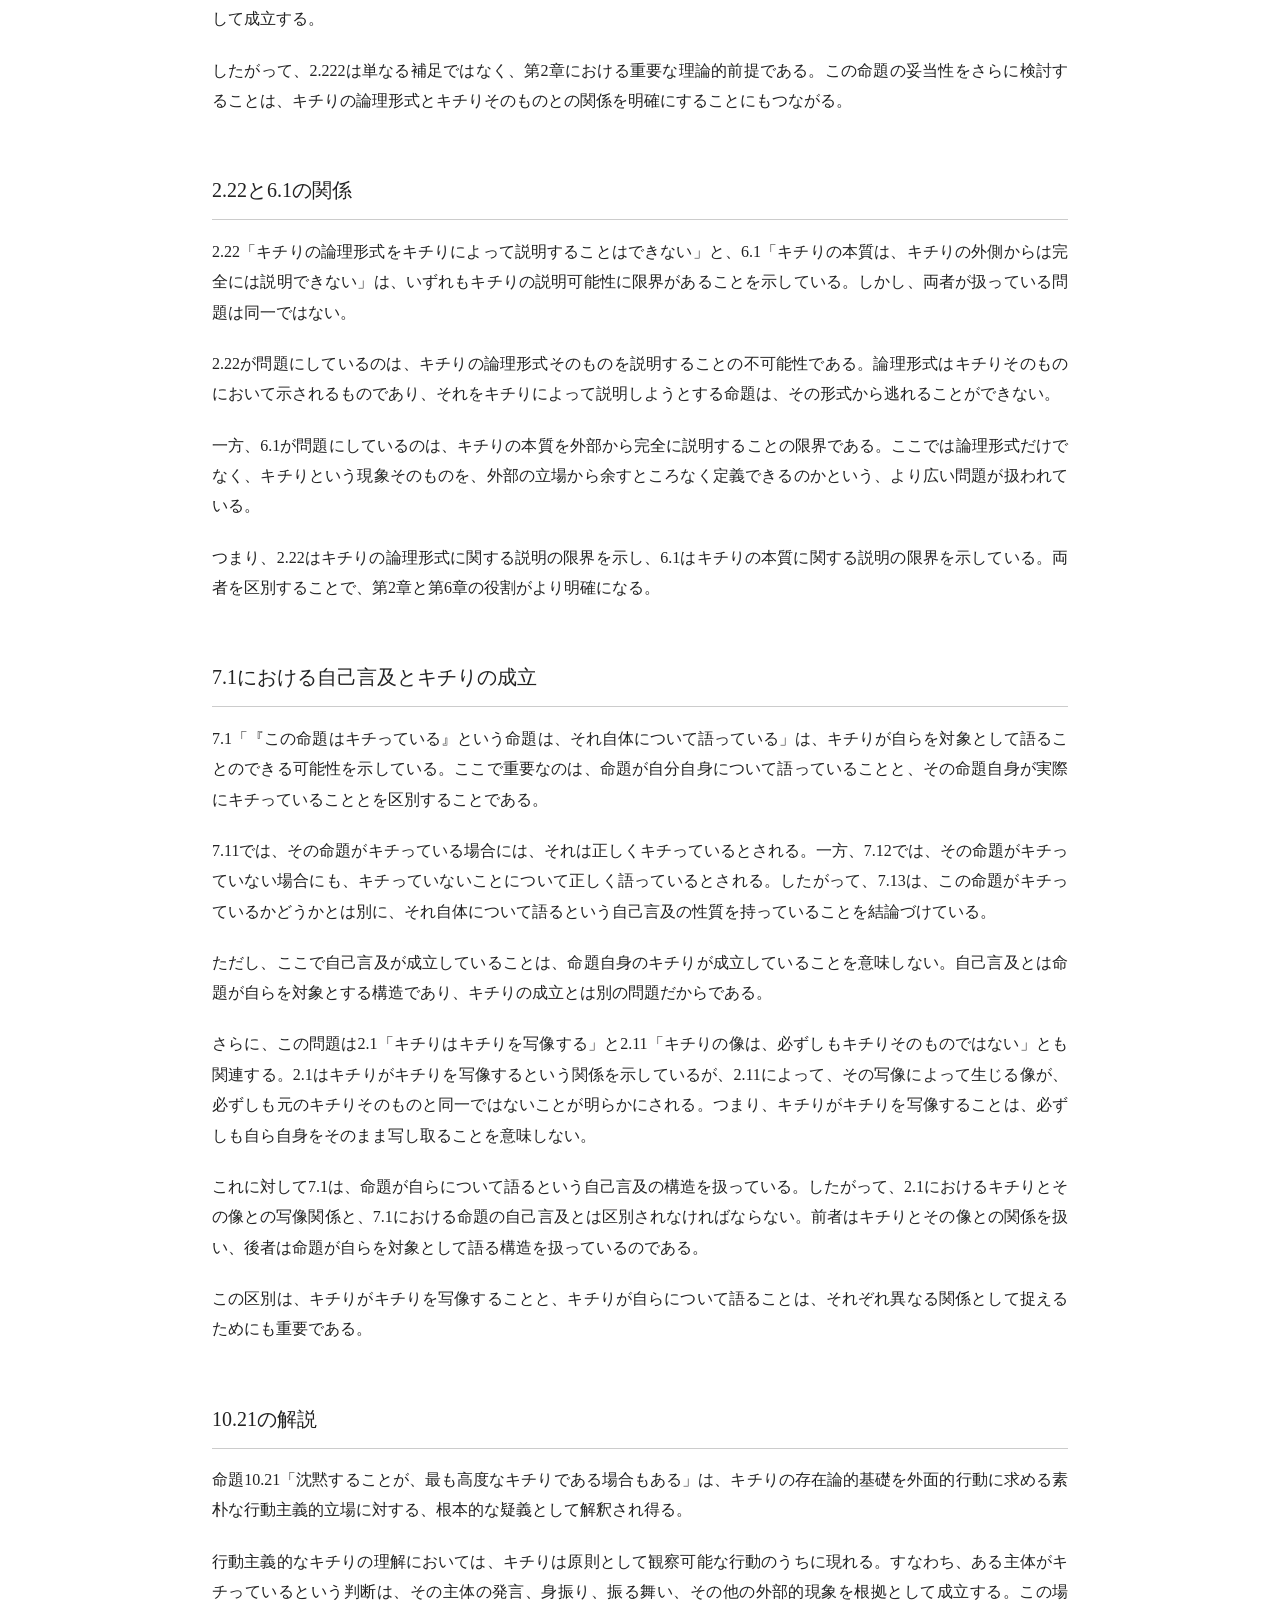
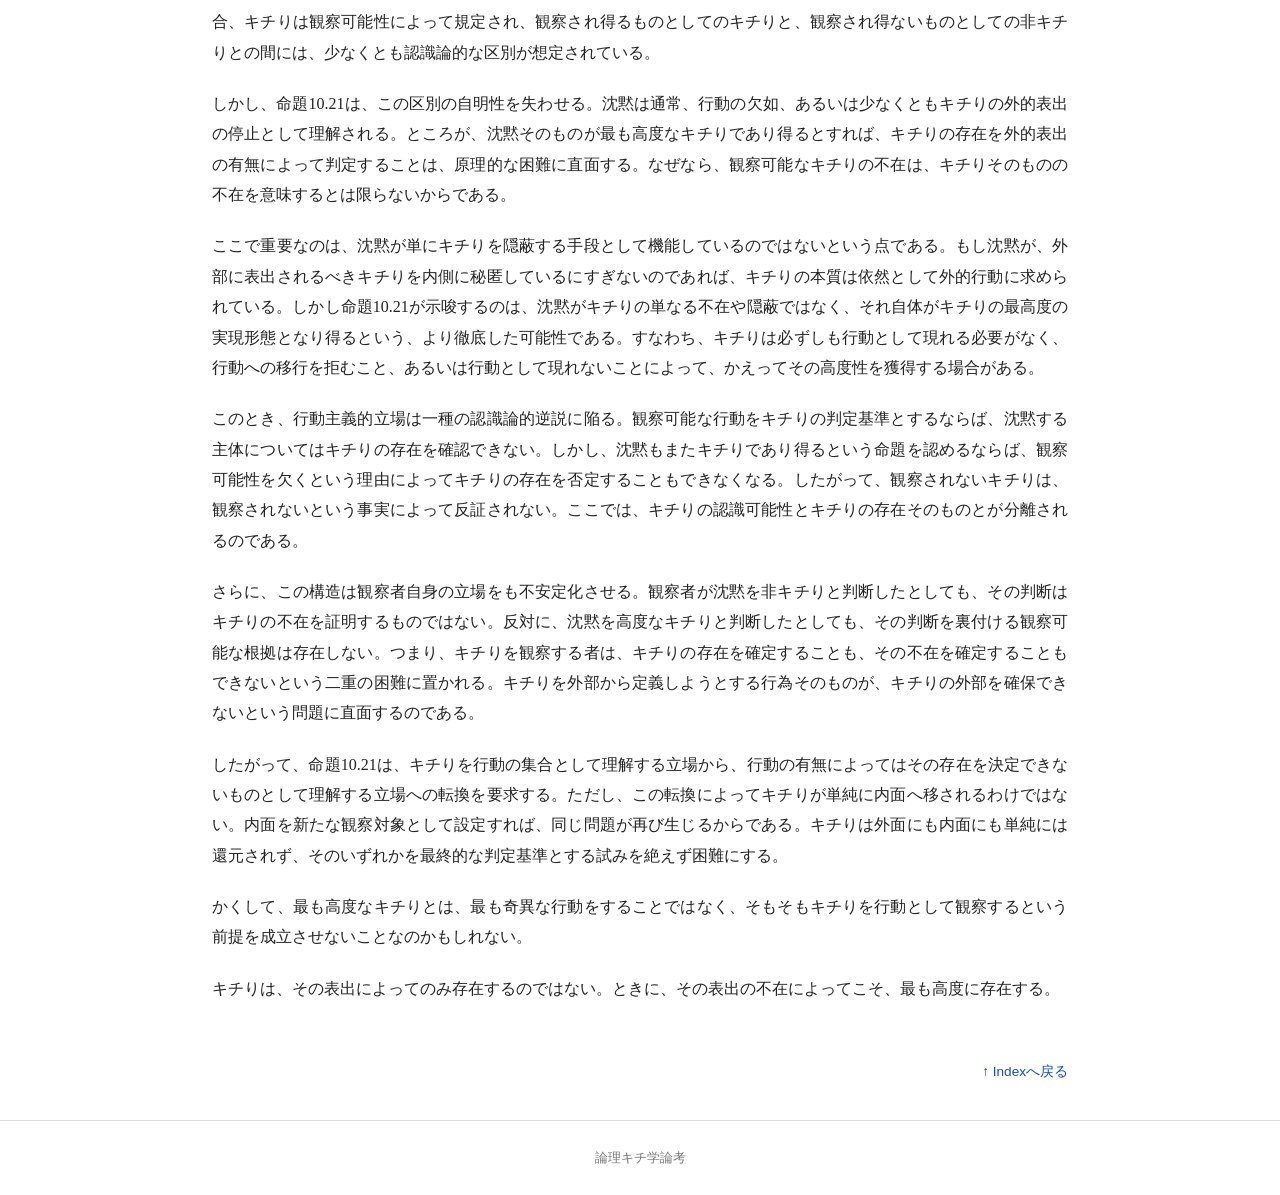
<file: ronri-kichigaku.html>
<!DOCTYPE html>
<html lang="ja">
<head>
<meta charset="UTF-8">
<meta name="viewport" content="width=device-width, initial-scale=1.0">
<title>論理キチ学論考</title>
<style>
* {
  box-sizing: border-box;
}

html {
  scroll-behavior: smooth;
  scroll-padding-top: 20px;
}

body {
  margin: 0;
  background: #fff;
  color: #222;
  font-family: "Yu Mincho", "Hiragino Mincho ProN",
               "Noto Serif JP", serif;
  line-height: 1.9;
}

header {
  text-align: center;
  padding: 45px 15px 25px;
  border-bottom: 1px solid #ddd;
}

header h1 {
  font-size: 2rem;
  font-weight: normal;
  letter-spacing: .12em;
  margin: 0;
}

header p {
  color: #777;
  font-size: .85rem;
  margin: 8px 0 0;
}

nav {
  text-align: center;
  padding: 14px;
  border-bottom: 1px solid #ddd;
  font-family: sans-serif;
}

nav a {
  margin: 0 15px;
}

main {
  max-width: 900px;
  margin: 35px auto;
  padding: 0 22px;
}

a {
  color: #174ea6;
  text-decoration: none;
}

a:hover {
  text-decoration: underline;
}

.index {
  background: #f7f7f7;
  border: 1px solid #ddd;
  padding: 20px;
  margin-bottom: 45px;
}

.index h2 {
  font-family: sans-serif;
  font-size: 1rem;
  font-weight: normal;
  margin: 0 0 15px;
}

.index-grid {
  display: grid;
  grid-template-columns: repeat(5, 1fr);
  gap: 9px;
}

.index-grid a {
  display: block;
  text-align: center;
  background: white;
  border: 1px solid #ddd;
  padding: 7px;
}

.index-sub {
  margin-top: 18px;
  border-top: 1px solid #ddd;
  padding-top: 15px;
}

.index-sub a {
  display: inline-block;
  margin: 5px 14px 5px 0;
}

.chapter {
  margin: 55px 0;
  scroll-margin-top: 20px;
}

.chapter h2 {
  font-size: 1.3rem;
  font-weight: normal;
  border-bottom: 1px solid #ccc;
  padding-bottom: 10px;
  margin-bottom: 25px;
}

.proposition {
  display: grid;
  grid-template-columns: 4.5em 1fr;
  gap: 8px;
  margin: 0 0 12px;
}

.number {
  color: #555;
  font-variant-numeric: tabular-nums;
}

.proposition p {
  margin: 0;
}

.explanation-section {
  margin: 55px 0;
  scroll-margin-top: 20px;
}

.explanation-section h2 {
  font-size: 1.25rem;
  font-weight: normal;
  border-bottom: 1px solid #ccc;
  padding-bottom: 10px;
}

.explanation-section p {
  margin: 0 0 1.3em;
  text-align: justify;
}

.section-label {
  margin-top: 85px;
  padding: 12px 0;
  border-bottom: 2px solid #444;
  font-size: 1.5rem;
}

.back {
  text-align: right;
  font-family: sans-serif;
  font-size: .85rem;
  margin-top: 25px;
}

footer {
  text-align: center;
  border-top: 1px solid #ddd;
  padding: 25px;
  color: #777;
  font-size: .8rem;
}

@media(max-width: 600px) {
  header h1 {
    font-size: 1.55rem;
  }

  main {
    padding: 0 15px;
  }

  .index-grid {
    grid-template-columns: repeat(5, 1fr);
  }

  .proposition {
    grid-template-columns: 3.6em 1fr;
    gap: 5px;
    font-size: .95rem;
  }
}
</style>
</head>

<body>

<header>
  <h1>論理キチ学論考</h1>
  <p>Logisch-Kichilogische Abhandlung</p>
</header>

<nav>
  <a href="#text">本文</a>
  <a href="#explanation">解説</a>
  <a href="#index">Index</a>
</nav>

<main>

<!-- INDEX -->
<div class="index" id="index">
  <h2>INDEX — 本文</h2>
  <div class="index-grid">
    <a href="#chapter1">1</a>
    <a href="#chapter2">2</a>
    <a href="#chapter3">3</a>
    <a href="#chapter4">4</a>
    <a href="#chapter5">5</a>
    <a href="#chapter6">6</a>
    <a href="#chapter7">7</a>
    <a href="#chapter8">8</a>
    <a href="#chapter9">9</a>
    <a href="#chapter10">10</a>
  </div>

  <div class="index-sub">
    <h2>INDEX — 解説</h2>
    <a href="#ex1">キチリ得るもの</a>
    <a href="#ex2">2.21〜2.23</a>
    <a href="#ex3">論理的必然性</a>
    <a href="#ex4">2.22と6.1</a>
    <a href="#ex5">7.1の自己言及</a>
    <a href="#ex6">10.21</a>
  </div>
</div>

<!-- 本文 -->
<div id="text">
<div class="section-label">本文</div>

<section class="chapter" id="chapter1">
<h2>1. 世界は、起こったキチりの総体である。</h2>
<div class="proposition"><span class="number">1.1</span><p>世界は物の総体ではなく、キチりの総体である。</p></div>
<div class="proposition"><span class="number">1.11</span><p>事実の総体が世界を規定するように、キチりの総体はキチり世界を規定する。</p></div>
<div class="proposition"><span class="number">1.12</span><p>世界において起こるすべてのことは、キチり得るか、あるいはキチり得ないかのいずれかである。</p></div>
<div class="proposition"><span class="number">1.2</span><p>世界はキチりによって分割される。</p></div>
<div class="proposition"><span class="number">1.21</span><p>キチらなかったこともまた、キチりの一つの可能性である。</p></div>
<div class="proposition"><span class="number">1.22</span><p>ただし、キチらなかった者は、キチりの不在を認識しているとは限らない。</p></div>
<div class="proposition"><span class="number">1.3</span><p>世界の限界は、キチりの限界である。</p></div>
<div class="proposition"><span class="number">1.31</span><p>キチりの限界を超えたところに、キチりの外部が存在する。</p></div>
<div class="proposition"><span class="number">1.32</span><p>しかし、キチりの外部を語ることは、すでにキチりの内部にいることを意味する。</p></div>
</section>

<section class="chapter" id="chapter2">
<h2>2. キチりは論理的に可能なキチリの構造を持つ。</h2>
<div class="proposition"><span class="number">2.01</span><p>キチりとは、キチることの成立である。</p></div>
<div class="proposition"><span class="number">2.1</span><p>キチりはキチりを写像する。</p></div>
<div class="proposition"><span class="number">2.11</span><p>キチりの像は、必ずしもキチりそのものではない。</p></div>
<div class="proposition"><span class="number">2.12</span><p>キチりを正確に描写するためには、描写そのものがキチっていてはならない。</p></div>
<div class="proposition"><span class="number">2.2</span><p>しかし、キチりを描写する者は、すでにキチりの外部にはいない。</p></div>
<div class="proposition"><span class="number">2.21</span><p>キチりの論理形式は、キチりそのものによって示される。</p></div>
<div class="proposition"><span class="number">2.22</span><p>キチりの論理形式をキチりによって説明することはできない。</p></div>
<div class="proposition"><span class="number">2.221</span><p>キチりの論理形式を説明する命題は、その論理形式を自らのうちに示さなければならない。</p></div>
<div class="proposition"><span class="number">2.222</span><p>キチりの論理形式を自らのうちに示すことは、その命題自身がキチることである。</p></div>
<div class="proposition"><span class="number">2.23</span><p>それを説明しようとする命題は、必然的にキチってしまう。</p></div>
</section>

<section class="chapter" id="chapter3">
<h2>3. キチりの論理的像は、言語である。</h2>
<div class="proposition"><span class="number">3.1</span><p>キチりは命題によって表現される。</p></div>
<div class="proposition"><span class="number">3.11</span><p>「私はキチっている」は命題である。</p></div>
<div class="proposition"><span class="number">3.12</span><p>「私はキチっていない」もまた命題である。</p></div>
<div class="proposition"><span class="number">3.13</span><p>しかし「私はキチっていない」と述べる行為がキチっている可能性は排除されない。</p></div>
<div class="proposition"><span class="number">3.2</span><p>キチりの意味は、その使用において明らかになる。</p></div>
<div class="proposition"><span class="number">3.21</span><p>使用されないキチりは、潜在的キチりである。</p></div>
<div class="proposition"><span class="number">3.22</span><p>言語の限界は、キチりの限界である。</p></div>
<div class="proposition"><span class="number">3.23</span><p>キチりを表現できない言語は、キチりについて沈黙する。</p></div>
<div class="proposition"><span class="number">3.24</span><p>しかし、沈黙もまた一つのキチりである。</p></div>
</section>

<section class="chapter" id="chapter4">
<h2>4. 思考とは、キチり得るものをキチり得るものとして考えることである。</h2>
<div class="proposition"><span class="number">4.1</span><p>すべてのキチりは思考され得るとは限らない。</p></div>
<div class="proposition"><span class="number">4.11</span><p>思考され得ないキチりもまた、キチりである。</p></div>
<div class="proposition"><span class="number">4.12</span><p>キチりを考えすぎる者は、キチりについて考えること自体をキチり始める。</p></div>
<div class="proposition"><span class="number">4.13</span><p>したがって、キチりについて考えることには限界がある。</p></div>
<div class="proposition"><span class="number">4.2</span><p>思考はキチりを必要とするが、キチりは必ずしも思考を必要としない。</p></div>
<div class="proposition"><span class="number">4.21</span><p>考える前にキチってしまうことがある。</p></div>
<div class="proposition"><span class="number">4.22</span><p>キチった後に考えることもある。</p></div>
<div class="proposition"><span class="number">4.23</span><p>しかし、キチりながら考えることは、考えながらキチることと同じではない。</p></div>
<div class="proposition"><span class="number">4.3</span><p>思考の明晰さは、キチりの明晰さを保証しない。</p></div>
<div class="proposition"><span class="number">4.31</span><p>明晰にキチる者が、必ずしも明晰に考えているとは限らない。</p></div>
<div class="proposition"><span class="number">4.32</span><p>しかし、明晰に考える者がキチっていないとも限らない。</p></div>
</section>

<section class="chapter" id="chapter5">
<h2>5. キチりの倫理は、キチりの内部には存在しない。</h2>
<div class="proposition"><span class="number">5.1</span><p>キチりは倫理的に評価され得る。</p></div>
<div class="proposition"><span class="number">5.11</span><p>すべてのキチりが許されるわけではない。</p></div>
<div class="proposition"><span class="number">5.12</span><p>キチる自由は、他者を害する自由を意味しない。</p></div>
<div class="proposition"><span class="number">5.2</span><p>キチりの価値は、キチりそのものによって決定されない。</p></div>
<div class="proposition"><span class="number">5.21</span><p>キチりが可能であることと、キチるべきであることは異なる。</p></div>
<div class="proposition"><span class="number">5.22</span><p>キチらないという選択もまた、倫理的な選択である。</p></div>
<div class="proposition"><span class="number">5.3</span><p>善きキチりとは、他者のキチりを侵害しないキチりである。</p></div>
<div class="proposition"><span class="number">5.31</span><p>他者にキチりを強制する者は、自らのキチりを理解していない。</p></div>
<div class="proposition"><span class="number">5.32</span><p>キチりの自由は、キチらない自由を含まなければならない。</p></div>
</section>

<section class="chapter" id="chapter6">
<h2>6. キチりについて語り得ることには限界がある。</h2>
<div class="proposition"><span class="number">6.1</span><p>キチりの本質は、キチりの外側からは完全には説明できない。</p></div>
<div class="proposition"><span class="number">6.11</span><p>キチりを定義する者は、キチりを定義するという行為においてキチっている。</p></div>
<div class="proposition"><span class="number">6.12</span><p>キチりの存在を疑うことは、キチりの可能性を認めることである。</p></div>
<div class="proposition"><span class="number">6.13</span><p>キチりは、キチりによって証明されない。</p></div>
<div class="proposition"><span class="number">6.2</span><p>キチりの存在は、キチりの証明に先立つ。</p></div>
<div class="proposition"><span class="number">6.21</span><p>キチりが存在するからといって、キチりが理解されているとは限らない。</p></div>
<div class="proposition"><span class="number">6.22</span><p>キチりが理解されていないからといって、キチりが存在しないわけではない。</p></div>
<div class="proposition"><span class="number">6.3</span><p>キチりの本質は、キチりの現象において示される。</p></div>
<div class="proposition"><span class="number">6.31</span><p>キチりを見た者は、それがキチりであると認識することがある。</p></div>
<div class="proposition"><span class="number">6.32</span><p>しかし、キチりを見ても、それがキチりであると認識しない者もいる。</p></div>
<div class="proposition"><span class="number">6.33</span><p>その違いを説明すること自体が、新たなキチりを生む。</p></div>
</section>

<section class="chapter" id="chapter7">
<h2>7. キチりは、自らについて語ることができる。</h2>
<div class="proposition"><span class="number">7.1</span><p>「この命題はキチっている」という命題は、それ自体について語っている。</p></div>
<div class="proposition"><span class="number">7.11</span><p>もしこの命題がキチっているならば、それは正しくキチっている。</p></div>
<div class="proposition"><span class="number">7.12</span><p>もしこの命題がキチっていないならば、それはキチっていないことについて正しく語っている。</p></div>
<div class="proposition"><span class="number">7.13</span><p>したがって、この命題はキチりの真偽にかかわらず、キチりについて語っている。</p></div>
<div class="proposition"><span class="number">7.2</span><p>キチりは自らを対象とすることができる。</p></div>
<div class="proposition"><span class="number">7.21</span><p>キチりがキチりを観察するとき、観察するキチりと観察されるキチりが生じる。</p></div>
<div class="proposition"><span class="number">7.22</span><p>しかし両者は、同一のキチりである可能性がある。</p></div>
<div class="proposition"><span class="number">7.3</span><p>キチりは自らを否定することによっても成立する。</p></div>
<div class="proposition"><span class="number">7.31</span><p>「私はキチっていない」と言うキチりは、キチりの否定によるキチりである。</p></div>
<div class="proposition"><span class="number">7.32</span><p>キチりの否定は、必ずしもキチりの消滅を意味しない。</p></div>
<div class="proposition"><span class="number">7.4</span><p>キチりは自らを超えようとする。</p></div>
<div class="proposition"><span class="number">7.41</span><p>しかし、キチりを超えた者は、すでにキチりの外部にいるとは限らない。</p></div>
</section>

<section class="chapter" id="chapter8">
<h2>8. キチりを理解するためには、キチりの梯子を登らなければならない。</h2>
<div class="proposition"><span class="number">8.1</span><p>キチりの梯子とは、キチりを理解するために用いられる命題の総体である。</p></div>
<div class="proposition"><span class="number">8.11</span><p>梯子の各段は、一つのキチりである。</p></div>
<div class="proposition"><span class="number">8.12</span><p>キチりを理解する者は、一段ずつキチりを登る。</p></div>
<div class="proposition"><span class="number">8.2</span><p>登った梯子は、登り終えた後で投げ捨てなければならない。</p></div>
<div class="proposition"><span class="number">8.21</span><p>キチったキチりは、投げ捨てなければならない。</p></div>
<div class="proposition"><span class="number">8.22</span><p>なぜなら、キチりを理解するために用いたキチりは、理解が完了した時点で不要となるからである。</p></div>
<div class="proposition"><span class="number">8.23</span><p>しかし、キチりを投げ捨てるという行為もまた、一つのキチりである。</p></div>
<div class="proposition"><span class="number">8.24</span><p>したがって、最後に投げ捨てなければならないのは、キチりを投げ捨てるというキチりである。</p></div>
<div class="proposition"><span class="number">8.3</span><p>キチりは自らを投げ捨てることによって、初めて完成する。</p></div>
<div class="proposition"><span class="number">8.31</span><p>梯子を投げ捨てた者は、もはや梯子を必要としない。</p></div>
<div class="proposition"><span class="number">8.32</span><p>しかし、再び登ろうとする者は、再び梯子を必要とする。</p></div>
<div class="proposition"><span class="number">8.33</span><p>こうしてキチりは、終わることなく繰り返される。</p></div>
<div class="proposition"><span class="number">8.4</span><p>キチりの完成とは、キチりの消滅ではない。</p></div>
<div class="proposition"><span class="number">8.41</span><p>キチりを投げ捨てた後にも、キチりは存在し得る。</p></div>
<div class="proposition"><span class="number">8.42</span><p>ただし、それはもはや投げ捨てられる前のキチりではない。</p></div>
</section>

<section class="chapter" id="chapter9">
<h2>9. キチりの限界は、キチりによっては越えられない。</h2>
<div class="proposition"><span class="number">9.1</span><p>キチりの限界を越えようとする者は、限界をキチりの対象とする。</p></div>
<div class="proposition"><span class="number">9.11</span><p>しかし、対象とされた限界は、もはや限界ではない。</p></div>
<div class="proposition"><span class="number">9.12</span><p>したがって、キチりの限界は、キチりの対象として完全には把握され得ない。</p></div>
<div class="proposition"><span class="number">9.2</span><p>キチりの外部について語ることはできない。</p></div>
<div class="proposition"><span class="number">9.21</span><p>しかし、キチりの外部が存在しないと断言することもできない。</p></div>
<div class="proposition"><span class="number">9.22</span><p>キチりの外部は、キチりの内部からは見えない。</p></div>
<div class="proposition"><span class="number">9.3</span><p>キチりの限界を知ることは、キチりの限界を越えることではない。</p></div>
<div class="proposition"><span class="number">9.31</span><p>キチりの限界を知った者は、限界の内側に留まることができる。</p></div>
<div class="proposition"><span class="number">9.32</span><p>それがキチりの最も明晰なあり方である。</p></div>
</section>

<section class="chapter" id="chapter10">
<h2>10. キチリについて語り得ないものについては、沈黙しなければならない。</h2>
<div class="proposition"><span class="number">10.1</span><p>沈黙はキチりの不在を意味しない。</p></div>
<div class="proposition"><span class="number">10.11</span><p>語られないキチりもまた、キチりである。</p></div>
<div class="proposition"><span class="number">10.12</span><p>語られないことによってのみ示されるキチりが存在する。</p></div>
<div class="proposition"><span class="number">10.2</span><p>キチりについて沈黙する者は、必ずしもキチっていないわけではない。</p></div>
<div class="proposition"><span class="number">10.21</span><p>沈黙することが、最も高度なキチりである場合もある。</p></div>
<div class="proposition"><span class="number">10.3</span><p>しかし、沈黙について語ることは、沈黙を破ることである。</p></div>
<div class="proposition"><span class="number">10.31</span><p>したがって、沈黙を説明する者は、すでに沈黙していない。</p></div>
<div class="proposition"><span class="number">10.32</span><p>沈黙を説明し終えた者は、再び沈黙しなければならない。</p></div>
</section>
</div>

<!-- 解説 -->
<div id="explanation">
<div class="section-label">解説</div>

<section class="explanation-section" id="ex1">
<h2>キチリ得るものの解説</h2>
<p>キチリ得るものとは論理哲学論考における「事態」の位置づけである。「6. キチりについて語り得ることには限界がある。」のように、「キチリ得るもの」と「語り得るもの」は明らかに区別されており、両者は異なる。語感が似ているので注意。</p>
<p>キチリ得ないものは論理的に成立し得ないキチリに該当し、キチリ得るものに該当しない。</p>
<p>そのため、命題10は、正しくは「キチリについて語り得ないものについては」であり、「キチリ得ないものについては」ではない。</p>
</section>

<section class="explanation-section" id="ex2">
<h2>2.21〜2.23の解説</h2>
<p>2.21から2.23までの命題は、キチりの論理形式と、それを言語によって捉えようとすることの限界を述べていると考えられる。まず、2.21の「キチりの論理形式は、キチりそのものによって示される」は、キチりがどのような論理的構造を持っているかは、キチりについての説明を通じて明らかになるのではなく、キチりそのものにおいて示される、という意味に読める。ここで重要なのは、「示される」と「説明される」の違いである。何かの構造がその現れにおいて示されることと、その構造を別の命題によって説明することは同じではない。</p>
<p>2.22の「キチりの論理形式をキチりによって説明することはできない」は、この区別をさらに押し進めている。キチりの論理形式を説明しようとするとき、説明する側もまたキチりの論理形式の外部に立つことはできない。つまり、説明の対象となっている構造を、説明するための命題そのものがすでに前提としているのである。そのため、論理形式をキチりによって説明することはできず、それは説明されるのではなく、キチりそのものにおいて示されるにとどまる。</p>
<p>ここで2.221と2.222が、2.22から2.23へと至る論理を補完する。2.221は、説明する命題もまた、説明対象であるキチりの論理形式を備えていなければならないことを意味する。さらに2.222によって、その論理形式を命題のうちに示すことと、命題自身がキチることとが結びつけられる。したがって2.23は、説明を試みる命題が必然的にキチってしまうという帰結として読める。</p>
<p>また、この一連の命題は2.12とも関係する。2.12はキチりを描写することについて述べ、2.21から2.23はキチりの論理形式そのものを説明することについて述べている。キチりを正確に描写するためには描写する命題そのものがキチっていてはならない。しかし、論理形式そのものを説明しようとする場合には、説明する命題がその形式を自らのうちに示す必要があり、そのことによって命題自身がキチってしまう。つまり、キチりを描写することと、キチりの論理形式を説明することとは異なるのである。</p>
<p>したがって、2.21から2.23は、単に「キチりについて説明することは難しい」と述べているのではない。キチりの論理形式はキチりそのものにおいて示される一方、それを命題によって説明しようとする試みは、その説明対象の構造を自らのうちに示さざるを得ず、その結果、説明する命題自身をキチらせてしまう、という一連の関係を表していると解釈できる。</p>
</section>

<section class="explanation-section" id="ex3">
<h2>2.221・2.222における論理的必然性</h2>
<p>2.221と2.222は、2.22から2.23へと至る論理を補完する重要な命題である。ただし、ここにはさらに検討すべき問題が残されている。それは、キチりの論理形式を命題のうちに示すことと、その命題自身がキチることとが、なぜ同一視できるのかという問題である。</p>
<p>2.221は、キチりの論理形式を説明しようとする命題が、その論理形式を自らのうちに示さなければならないと述べる。しかし、ある論理形式を命題のうちに示すことが、直ちにその命題自身のキチりを意味するとは限らない。そこで2.222は、両者を結びつける前提として機能する。すなわち、キチりの論理形式を自らのうちに示すことそのものが、その命題自身のキチりであると定めるのである。この前提を認めることで、2.23の「必然的に」という表現が論理的な帰結として成立する。</p>
<p>したがって、2.222は単なる補足ではなく、第2章における重要な理論的前提である。この命題の妥当性をさらに検討することは、キチりの論理形式とキチりそのものとの関係を明確にすることにもつながる。</p>
</section>

<section class="explanation-section" id="ex4">
<h2>2.22と6.1の関係</h2>
<p>2.22「キチりの論理形式をキチりによって説明することはできない」と、6.1「キチりの本質は、キチりの外側からは完全には説明できない」は、いずれもキチりの説明可能性に限界があることを示している。しかし、両者が扱っている問題は同一ではない。</p>
<p>2.22が問題にしているのは、キチりの論理形式そのものを説明することの不可能性である。論理形式はキチりそのものにおいて示されるものであり、それをキチりによって説明しようとする命題は、その形式から逃れることができない。</p>
<p>一方、6.1が問題にしているのは、キチりの本質を外部から完全に説明することの限界である。ここでは論理形式だけでなく、キチりという現象そのものを、外部の立場から余すところなく定義できるのかという、より広い問題が扱われている。</p>
<p>つまり、2.22はキチりの論理形式に関する説明の限界を示し、6.1はキチりの本質に関する説明の限界を示している。両者を区別することで、第2章と第6章の役割がより明確になる。</p>
</section>

<section class="explanation-section" id="ex5">
<h2>7.1における自己言及とキチりの成立</h2>
<p>7.1「『この命題はキチっている』という命題は、それ自体について語っている」は、キチりが自らを対象として語ることのできる可能性を示している。ここで重要なのは、命題が自分自身について語っていることと、その命題自身が実際にキチっていることとを区別することである。</p>
<p>7.11では、その命題がキチっている場合には、それは正しくキチっているとされる。一方、7.12では、その命題がキチっていない場合にも、キチっていないことについて正しく語っているとされる。したがって、7.13は、この命題がキチっているかどうかとは別に、それ自体について語るという自己言及の性質を持っていることを結論づけている。</p>
<p>ただし、ここで自己言及が成立していることは、命題自身のキチりが成立していることを意味しない。自己言及とは命題が自らを対象とする構造であり、キチりの成立とは別の問題だからである。</p>
<p>さらに、この問題は2.1「キチりはキチりを写像する」と2.11「キチりの像は、必ずしもキチりそのものではない」とも関連する。2.1はキチりがキチりを写像するという関係を示しているが、2.11によって、その写像によって生じる像が、必ずしも元のキチりそのものと同一ではないことが明らかにされる。つまり、キチりがキチりを写像することは、必ずしも自ら自身をそのまま写し取ることを意味しない。</p>
<p>これに対して7.1は、命題が自らについて語るという自己言及の構造を扱っている。したがって、2.1におけるキチりとその像との写像関係と、7.1における命題の自己言及とは区別されなければならない。前者はキチりとその像との関係を扱い、後者は命題が自らを対象として語る構造を扱っているのである。</p>
<p>この区別は、キチりがキチりを写像することと、キチりが自らについて語ることは、それぞれ異なる関係として捉えるためにも重要である。</p>
</section>

<section class="explanation-section" id="ex6">
<h2>10.21の解説</h2>
<p>命題10.21「沈黙することが、最も高度なキチりである場合もある」は、キチりの存在論的基礎を外面的行動に求める素朴な行動主義的立場に対する、根本的な疑義として解釈され得る。</p>
<p>行動主義的なキチりの理解においては、キチりは原則として観察可能な行動のうちに現れる。すなわち、ある主体がキチっているという判断は、その主体の発言、身振り、振る舞い、その他の外部的現象を根拠として成立する。この場合、キチりは観察可能性によって規定され、観察され得るものとしてのキチりと、観察され得ないものとしての非キチりとの間には、少なくとも認識論的な区別が想定されている。</p>
<p>しかし、命題10.21は、この区別の自明性を失わせる。沈黙は通常、行動の欠如、あるいは少なくともキチりの外的表出の停止として理解される。ところが、沈黙そのものが最も高度なキチりであり得るとすれば、キチりの存在を外的表出の有無によって判定することは、原理的な困難に直面する。なぜなら、観察可能なキチりの不在は、キチりそのものの不在を意味するとは限らないからである。</p>
<p>ここで重要なのは、沈黙が単にキチりを隠蔽する手段として機能しているのではないという点である。もし沈黙が、外部に表出されるべきキチりを内側に秘匿しているにすぎないのであれば、キチりの本質は依然として外的行動に求められている。しかし命題10.21が示唆するのは、沈黙がキチりの単なる不在や隠蔽ではなく、それ自体がキチりの最高度の実現形態となり得るという、より徹底した可能性である。すなわち、キチりは必ずしも行動として現れる必要がなく、行動への移行を拒むこと、あるいは行動として現れないことによって、かえってその高度性を獲得する場合がある。</p>
<p>このとき、行動主義的立場は一種の認識論的逆説に陥る。観察可能な行動をキチりの判定基準とするならば、沈黙する主体についてはキチりの存在を確認できない。しかし、沈黙もまたキチりであり得るという命題を認めるならば、観察可能性を欠くという理由によってキチりの存在を否定することもできなくなる。したがって、観察されないキチりは、観察されないという事実によって反証されない。ここでは、キチりの認識可能性とキチりの存在そのものとが分離されるのである。</p>
<p>さらに、この構造は観察者自身の立場をも不安定化させる。観察者が沈黙を非キチりと判断したとしても、その判断はキチりの不在を証明するものではない。反対に、沈黙を高度なキチりと判断したとしても、その判断を裏付ける観察可能な根拠は存在しない。つまり、キチりを観察する者は、キチりの存在を確定することも、その不在を確定することもできないという二重の困難に置かれる。キチりを外部から定義しようとする行為そのものが、キチりの外部を確保できないという問題に直面するのである。</p>
<p>したがって、命題10.21は、キチりを行動の集合として理解する立場から、行動の有無によってはその存在を決定できないものとして理解する立場への転換を要求する。ただし、この転換によってキチりが単純に内面へ移されるわけではない。内面を新たな観察対象として設定すれば、同じ問題が再び生じるからである。キチりは外面にも内面にも単純には還元されず、そのいずれかを最終的な判定基準とする試みを絶えず困難にする。</p>
<p>かくして、最も高度なキチりとは、最も奇異な行動をすることではなく、そもそもキチりを行動として観察するという前提を成立させないことなのかもしれない。</p>
<p>キチりは、その表出によってのみ存在するのではない。ときに、その表出の不在によってこそ、最も高度に存在する。</p>
</section>

</div>

<div class="back">
  <a href="#index">↑ Indexへ戻る</a>
</div>

</main>

<footer>
論理キチ学論考
</footer>

</body>
</html>
</file>
<file: style.css>
*{box-sizing:border-box}
:root{--blue:#0645ad;--visited:#0b0080;--border:#a7d7f9;--line:#c8ccd1;--text:#202122;--muted:#54595d;--paper:#fff;--side:#f8f9fa}
html{scroll-behavior:smooth;scroll-padding-top:18px}
body{margin:0;background:var(--paper);color:var(--text);font-family:Arial,"Noto Sans JP","Hiragino Kaku Gothic ProN",Meiryo,sans-serif;font-size:15px;line-height:1.72}
a{color:var(--blue);text-decoration:none}a:visited{color:var(--visited)}a:hover{text-decoration:underline}
.skip-link{position:absolute;left:-9999px}.skip-link:focus{left:12px;top:8px;background:#fff;padding:8px;z-index:9}
.topbar{height:66px;border-bottom:1px solid var(--line);display:flex;align-items:center;justify-content:space-between;padding:0 max(22px,calc((100vw - 1420px)/2));background:#fff}
.brand{display:flex;align-items:center;gap:12px}.brand-mark{width:40px;height:40px;border:2px solid #54595d;border-radius:50%;display:grid;place-items:center;font-family:serif;font-size:25px;color:#54595d}
.brand-name{font:22px Georgia,"Noto Serif JP",serif;letter-spacing:.04em}.brand-tagline{font-size:11px;color:var(--muted);margin-top:-4px}
.top-links{display:flex;gap:18px;font-size:13px}
.page-shell{max-width:1420px;margin:0 auto;display:grid;grid-template-columns:190px minmax(0,1fr);gap:34px;padding:0 22px}
.sidebar{padding:28px 10px 20px 0;font-size:13px;color:var(--muted)}
.side-logo{font:18px Georgia,serif;color:#202122;padding:0 8px 18px;border-bottom:1px solid var(--line);margin-bottom:12px}
.side-heading{font-weight:bold;color:#54595d;border-bottom:1px solid var(--line);margin:16px 8px 6px;padding-bottom:3px}
.sidebar nav a{display:block;padding:3px 8px}.sidebar-note{font-size:11px;line-height:1.55;border-top:1px solid var(--line);margin:24px 8px;padding-top:10px;color:#72777d}
.main{min-width:0;padding-bottom:30px}.page-tabs{height:43px;border-bottom:1px solid var(--line);display:flex;justify-content:space-between;align-items:stretch;font-size:13px}
.tabs-left,.tabs-right{display:flex;gap:18px;align-items:stretch}.page-tabs a{display:flex;align-items:center;color:var(--blue)}.page-tabs .active{border-bottom:2px solid #202122;color:var(--text);font-weight:bold}
h1,h2,h3,h4{font-family:Georgia,"Noto Serif JP","Yu Mincho",serif;font-weight:normal;line-height:1.3}
h1{font-size:2.05rem;margin:24px 0 4px;border-bottom:1px solid var(--line);padding-bottom:8px}
h2{font-size:1.55rem;border-bottom:1px solid var(--line);margin:32px 0 12px;padding-bottom:5px}
h3{font-size:1.22rem;margin:23px 0 8px}h4{font-size:1.06rem;font-weight:bold;margin:17px 0 6px}
p{margin:8px 0 13px}.subline{font-size:12px;color:var(--muted)}.article-tools{display:flex;gap:18px;justify-content:flex-end;font-size:12px;color:var(--muted);margin:10px 0}
.lead{font-size:15px;margin:20px 0 22px}.lead p:first-child{font-size:16px}
.toc{display:inline-block;min-width:270px;max-width:100%;background:var(--side);border:1px solid var(--line);padding:12px 20px 14px;margin:4px 0 20px}
.toc-title{text-align:center;font-weight:bold;font-size:14px}.toc-title button{font-size:11px;border:0;background:none;color:var(--blue);cursor:pointer}.toc ol{margin:7px 0 0;padding-left:24px;font-size:13px}.toc ol ol{margin:0}
.toc.collapsed ol{display:none}
section{scroll-margin-top:12px}table{border-collapse:collapse;margin:12px 0 20px;min-width:300px;font-size:14px}th,td{border:1px solid var(--line);padding:6px 12px;text-align:left}th{background:#eaecf0;font-weight:bold}
blockquote{border-left:3px solid #c8ccd1;margin:12px 0;padding:8px 16px;background:#f8f9fa;font-family:serif}
.aphorisms li,.proverbs li{margin:4px 0}.story{max-width:820px;line-height:1.9}.story p{margin:0 0 7px}
.muted{color:var(--muted)}.history{font-size:13px}code{background:#f8f9fa;padding:1px 4px;border:1px solid #eaecf0}
#related,#discussion,#history,#edit-note{margin-top:38px}
footer{border-top:1px solid var(--line);margin-top:48px;padding:14px 0;color:var(--muted);font-size:11px;display:flex;justify-content:space-between;gap:15px;flex-wrap:wrap}
@media(max-width:850px){.page-shell{grid-template-columns:1fr;gap:0;padding:0 18px}.sidebar{display:none}.topbar{padding:0 18px}.brand-name{font-size:19px}.top-links{gap:10px}.article-tools{justify-content:flex-start;flex-wrap:wrap}.main{width:100%}}
@media(max-width:520px){body{font-size:14px}.topbar{height:58px}.brand-mark{width:34px;height:34px}.brand-tagline{display:none}.top-links{font-size:11px;gap:8px}.page-tabs{font-size:12px}.tabs-left,.tabs-right{gap:10px}h1{font-size:1.8rem}h2{font-size:1.38rem}table{min-width:0;width:100%;font-size:12px}th,td{padding:5px 7px}.toc{width:100%}footer{display:block}}
</file>
